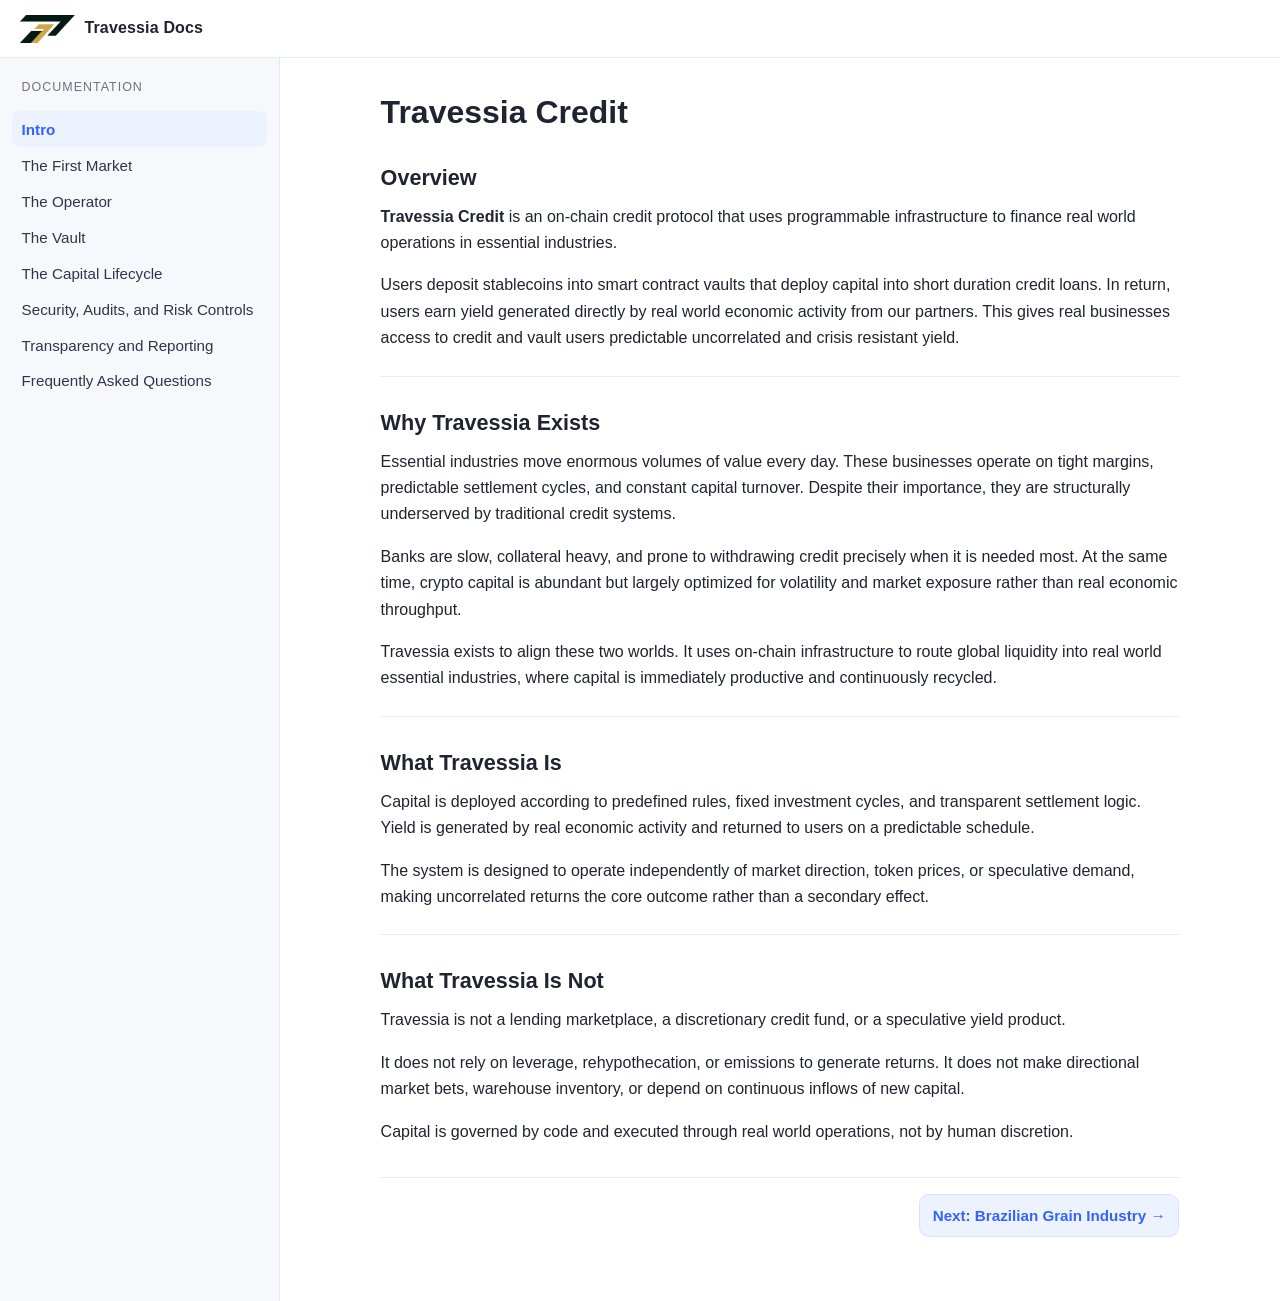
<file: index.html>
<!doctype html>
<html lang="en">

<head>
  <meta charset="UTF-8" />
  <meta name="viewport" content="width=device-width, initial-scale=1.0" />
  <title>Travessia Docs</title>
  <meta name="description" content="Travessia Credit documentation." />
  <link rel="stylesheet" href="assets/css/styles.css" />
  <link rel="icon" href="assets/icons/favicon.ico" type="image/x-icon" />
</head>

<body>
  <header class="topbar">
    <a href="index.html" class="brand">
      <img src="assets/images/travessia_logo_light.png" alt="Travessia logo" class="brand-logo" />
      <span>Travessia Docs</span>
    </a>
  </header>

  <div class="layout">
    <aside class="sidebar" aria-label="Docs navigation">
      <div class="sidebar-title">Documentation</div>
      <nav id="sidebar-nav">
        <ul>
          <li><a href="index.html" class="active">Intro</a></li>
          <li><a href="pages/brazilian-grain-industry.html">The First Market</a></li>
          <li><a href="pages/tauri.html">The Operator</a></li>
          <li><a href="pages/the-vault.html">The Vault</a></li>
          <li><a href="pages/capital-lifecycle.html">The Capital Lifecycle</a></li>
          <li><a href="pages/security-audits-risk-controls.html">Security, Audits, and Risk Controls</a></li>
          <li><a href="pages/transparency-reporting.html">Transparency and Reporting</a></li>
          <li><a href="pages/frequently-asked-questions.html">Frequently Asked Questions</a></li>
        </ul>
      </nav>
    </aside>

    <main class="content-wrap">
      <article id="content" class="content">
        <h1 id="travessia-credit"><strong>Travessia Credit</strong></h1>
        <h2 id="overview"><strong>Overview</strong></h2>
        <p><strong>Travessia Credit</strong> is an on-chain credit protocol that uses programmable infrastructure to
          finance real world operations in essential industries.</p>
        <p>Users deposit stablecoins into smart contract vaults that deploy capital into short duration credit loans. In
          return, users earn yield generated directly by real world economic activity from our partners. This gives real
          businesses access to credit and vault users predictable uncorrelated and crisis resistant yield.</p>
        <hr />
        <h2 id="why-travessia-exists"><strong>Why Travessia Exists</strong></h2>
        <p>Essential industries move enormous volumes of value every day. These businesses operate on tight margins,
          predictable settlement cycles, and constant capital turnover. Despite their importance, they are structurally
          underserved by traditional credit systems.</p>
        <p>Banks are slow, collateral heavy, and prone to withdrawing credit precisely when it is needed most. At the
          same time, crypto capital is abundant but largely optimized for volatility and market exposure rather than
          real economic throughput.</p>
        <p>Travessia exists to align these two worlds. It uses on-chain infrastructure to route global liquidity into
          real world essential industries, where capital is immediately productive and continuously recycled.</p>
        <hr />
        <h2 id="what-travessia-is"><strong>What Travessia Is</strong></h2>
        <p>Capital is deployed according to predefined rules, fixed investment cycles, and transparent settlement logic.
          Yield is generated by real economic activity and returned to users on a predictable schedule.</p>
        <p>The system is designed to operate independently of market direction, token prices, or speculative demand,
          making uncorrelated returns the core outcome rather than a secondary effect.</p>
        <hr />
        <h2 id="what-travessia-is-not"><strong>What Travessia Is Not</strong></h2>
        <p>Travessia is not a lending marketplace, a discretionary credit fund, or a speculative yield product.</p>
        <p>It does not rely on leverage, rehypothecation, or emissions to generate returns. It does not make directional
          market bets, warehouse inventory, or depend on continuous inflows of new capital.</p>
        <p>Capital is governed by code and executed through real world operations, not by human discretion.</p>
              <nav class="page-nav" aria-label="Page navigation">
          <a class="next-page-button" href="pages/brazilian-grain-industry.html">Next: Brazilian Grain Industry &rarr;</a>
        </nav>
</article>
    </main>
  </div>
</body>

</html>
</file>
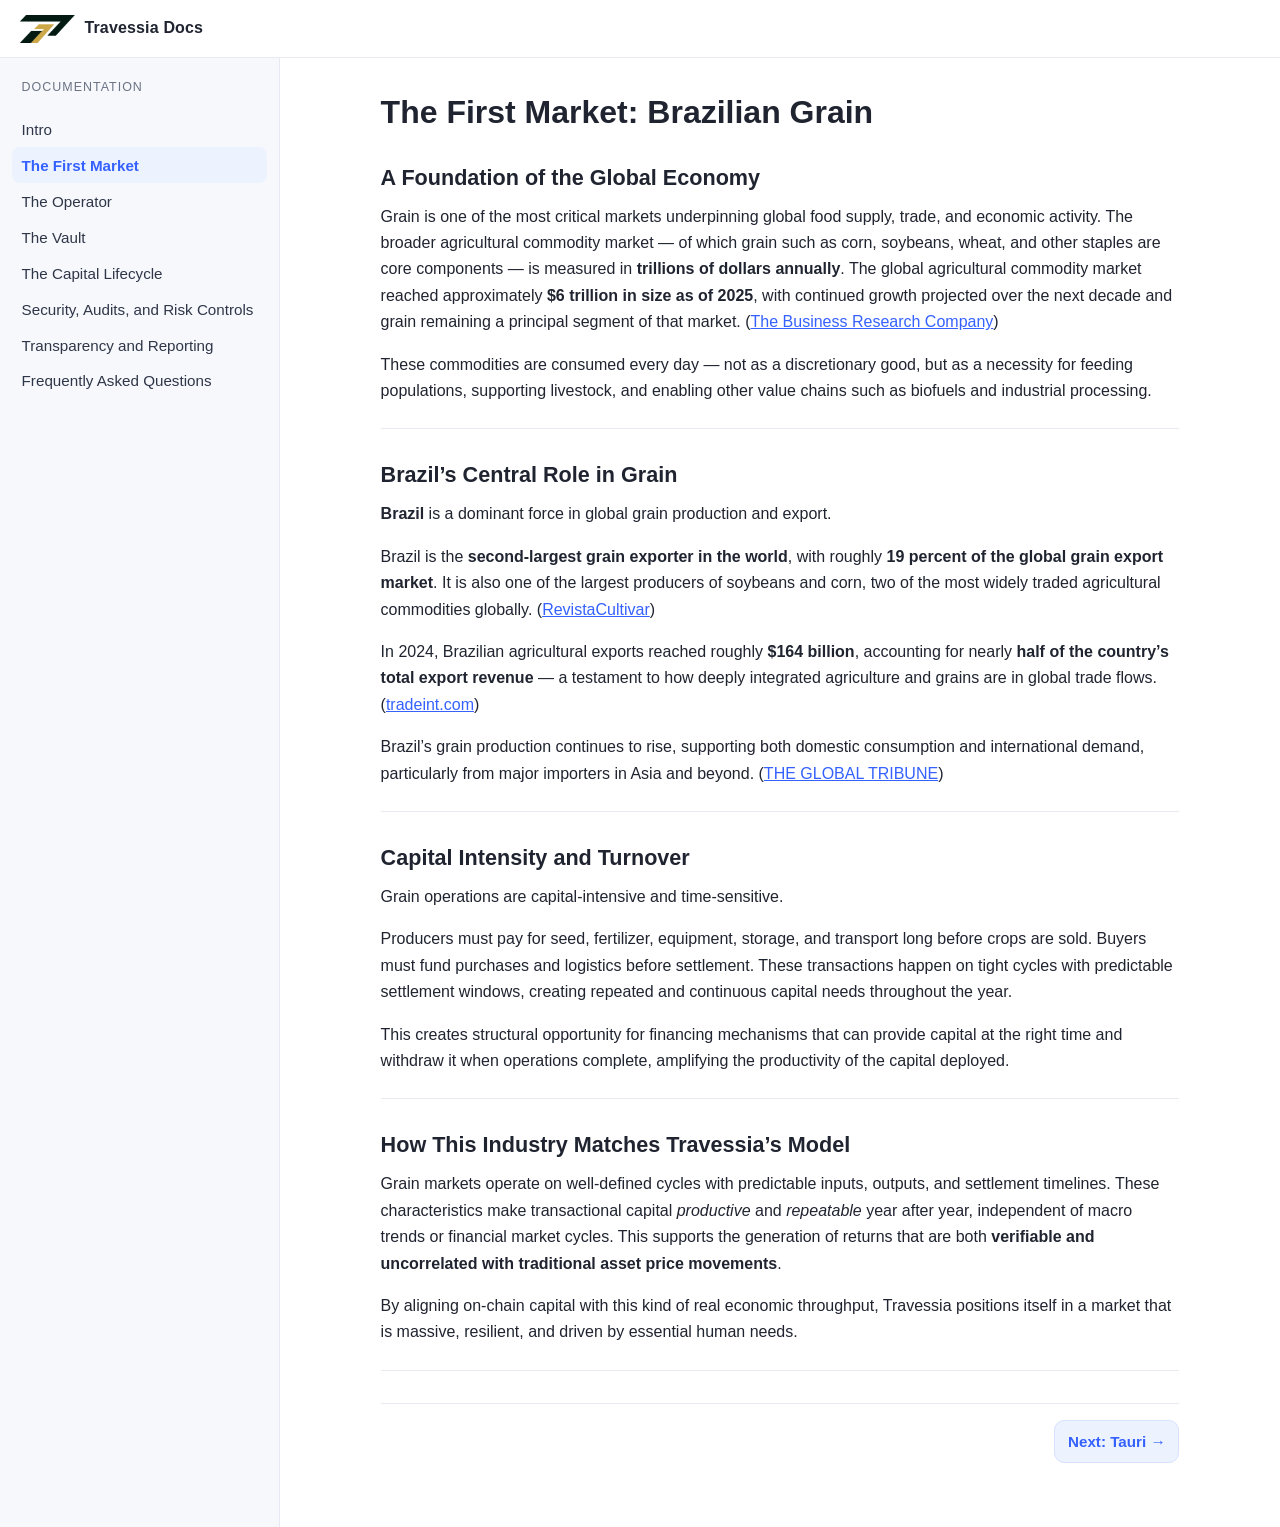
<file: pages/brazilian-grain-industry.html>
<!doctype html>
<html lang="en">

<head>
  <meta charset="UTF-8" />
  <meta name="viewport" content="width=device-width, initial-scale=1.0" />
  <title>Brazilian Grain Industry | Travessia Docs</title>
  <meta name="description" content="Travessia Credit documentation." />
  <link rel="stylesheet" href="../assets/css/styles.css" />
  <link rel="icon" href="../assets/icons/favicon.ico" type="image/x-icon" />
</head>

<body>
  <header class="topbar">
    <a href="../index.html" class="brand">
      <img src="../assets/images/travessia_logo_light.png" alt="Travessia logo" class="brand-logo" />
      <span>Travessia Docs</span>
    </a>
  </header>

  <div class="layout">
    <aside class="sidebar" aria-label="Docs navigation">
      <div class="sidebar-title">Documentation</div>
      <nav id="sidebar-nav">
        <ul>
          <li><a href="../index.html">Intro</a></li>
          <li><a href="brazilian-grain-industry.html" class="active">The First Market</a></li>
          <li><a href="tauri.html">The Operator</a></li>
          <li><a href="the-vault.html">The Vault</a></li>
          <li><a href="capital-lifecycle.html">The Capital Lifecycle</a></li>
          <li><a href="security-audits-risk-controls.html">Security, Audits, and Risk Controls</a></li>
          <li><a href="transparency-reporting.html">Transparency and Reporting</a></li>
          <li><a href="frequently-asked-questions.html">Frequently Asked Questions</a></li>
        </ul>
      </nav>
    </aside>

    <main class="content-wrap">
      <article id="content" class="content">
        <h1 id="the-first-market-brazilian-grain"><strong>The First Market: Brazilian Grain</strong></h1>
        <h2 id="a-foundation-of-the-global-economy"><strong>A Foundation of the Global Economy</strong></h2>
        <p>Grain is one of the most critical markets underpinning global food supply, trade, and economic activity. The
          broader agricultural commodity market — of which grain such as corn, soybeans, wheat, and other staples are
          core components — is measured in <strong>trillions of dollars annually</strong>. The global agricultural
          commodity market reached approximately <strong>$6 trillion in size as of 2025</strong>, with continued growth
          projected over the next decade and grain remaining a principal segment of that market. (<a href="https://www.thebusinessresearchcompany.com/report/agricultural-commodity-global-market-report?utm_source=chatgpt.com" target="_blank" rel="noopener noreferrer">The
            Business Research Company</a>)</p>
        <p>These commodities are consumed every day — not as a discretionary good, but as a necessity for feeding
          populations, supporting livestock, and enabling other value chains such as biofuels and industrial processing.
        </p>
        <hr />
        <h2 id="brazils-central-role-in-grain"><strong>Brazil’s Central Role in Grain</strong></h2>
        <p><strong>Brazil</strong> is a dominant force in global grain production and export.</p>
        <p>Brazil is the <strong>second-largest grain exporter in the world</strong>, with roughly <strong>19 percent of
            the global grain export market</strong>. It is also one of the largest producers of soybeans and corn, two
          of the most widely traded agricultural commodities globally. (<a href="https://revistacultivar.com/news/Brazil-is-the-fourth-largest-grain-producer-and-the-largest-beef-exporter-in-the-world?utm_source=chatgpt.com" target="_blank" rel="noopener noreferrer">RevistaCultivar</a>)
        </p>
        <p>In 2024, Brazilian agricultural exports reached roughly <strong>$164 billion</strong>, accounting for nearly
          <strong>half of the country’s total export revenue</strong> — a testament to how deeply integrated agriculture
          and grains are in global trade flows. (<a href="https://tradeint.com/insights/brazil-agricultural-exports-2025-key-insights/?utm_source=chatgpt.com" target="_blank" rel="noopener noreferrer">tradeint.com</a>)
        </p>
        <p>Brazil’s grain production continues to rise, supporting both domestic consumption and international demand,
          particularly from major importers in Asia and beyond. (<a href="https://globaltribune.net/brazilian-agriculture-production-exports-imports?utm_source=chatgpt.com" target="_blank" rel="noopener noreferrer">THE
            GLOBAL TRIBUNE</a>)</p>
        <hr />
        <h2 id="capital-intensity-and-turnover"><strong>Capital Intensity and Turnover</strong></h2>
        <p>Grain operations are capital-intensive and time-sensitive.</p>
        <p>Producers must pay for seed, fertilizer, equipment, storage, and transport long before crops are sold. Buyers
          must fund purchases and logistics before settlement. These transactions happen on tight cycles with
          predictable settlement windows, creating repeated and continuous capital needs throughout the year.</p>
        <p>This creates structural opportunity for financing mechanisms that can provide capital at the right time and
          withdraw it when operations complete, amplifying the productivity of the capital deployed.</p>
        <hr />
        <h2 id="how-this-industry-matches-travessias-model"><strong>How This Industry Matches Travessia’s Model</strong>
        </h2>
        <p>Grain markets operate on well-defined cycles with predictable inputs, outputs, and settlement timelines.
          These characteristics make transactional capital <em>productive</em> and <em>repeatable</em> year after year,
          independent of macro trends or financial market cycles. This supports the generation of returns that are both
          <strong>verifiable and uncorrelated with traditional asset price movements</strong>.
        </p>
        <p>By aligning on-chain capital with this kind of real economic throughput, Travessia positions itself in a
          market that is massive, resilient, and driven by essential human needs.</p>
        <hr />
              <nav class="page-nav" aria-label="Page navigation">
          <a class="next-page-button" href="tauri.html">Next: Tauri &rarr;</a>
        </nav>
</article>
    </main>
  </div>
</body>

</html>
</file>
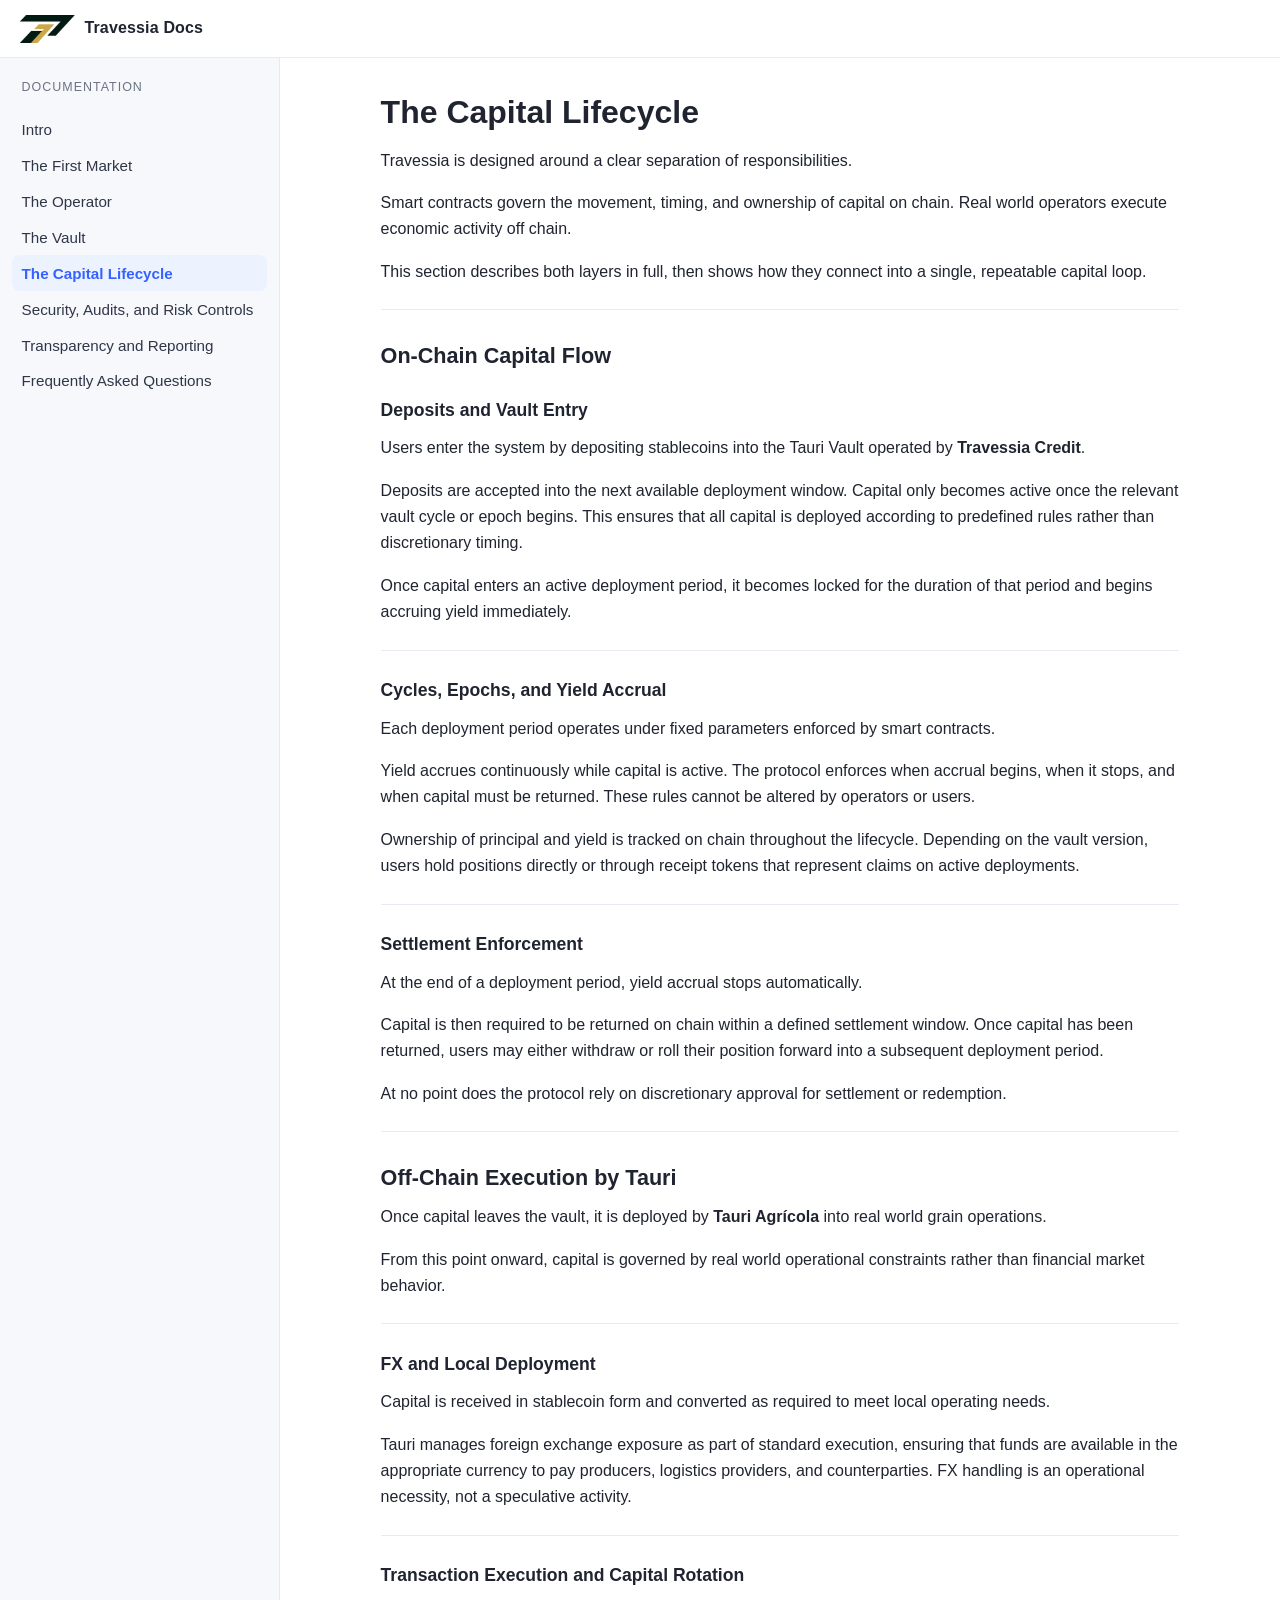
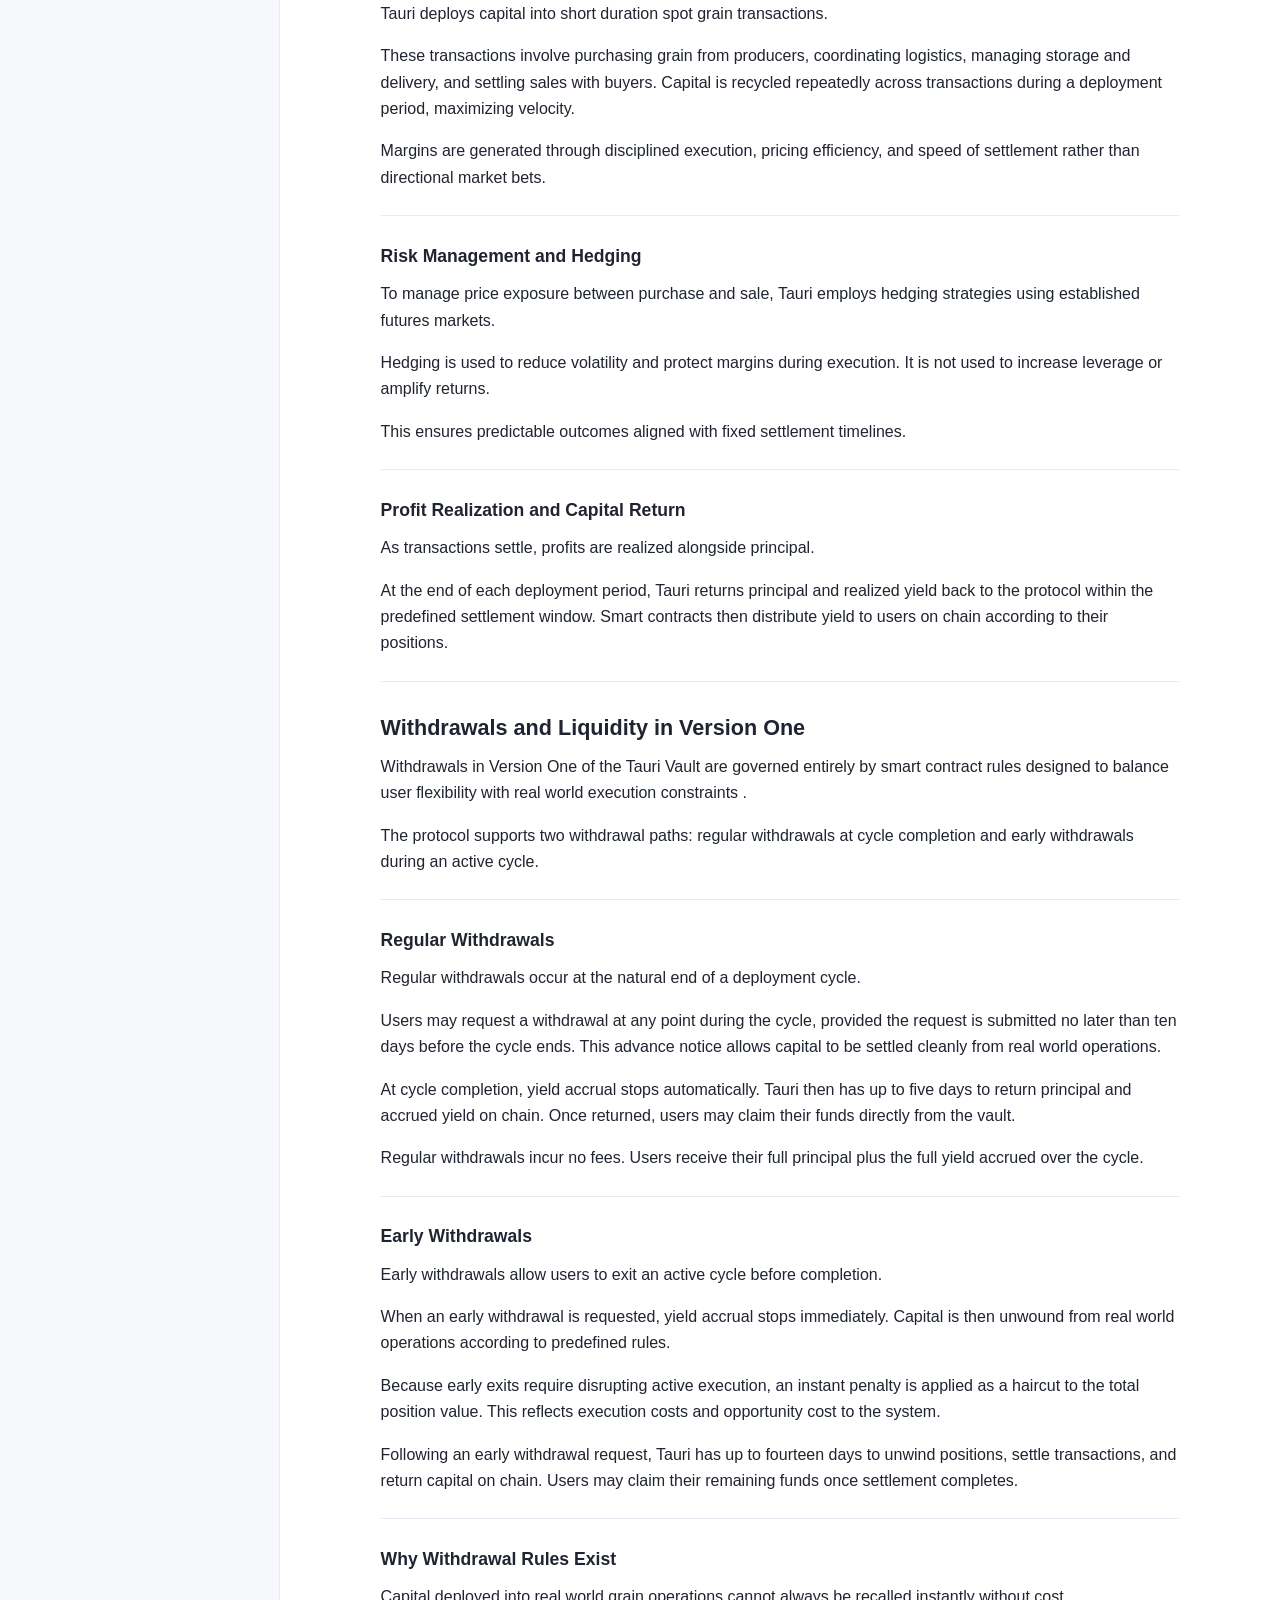
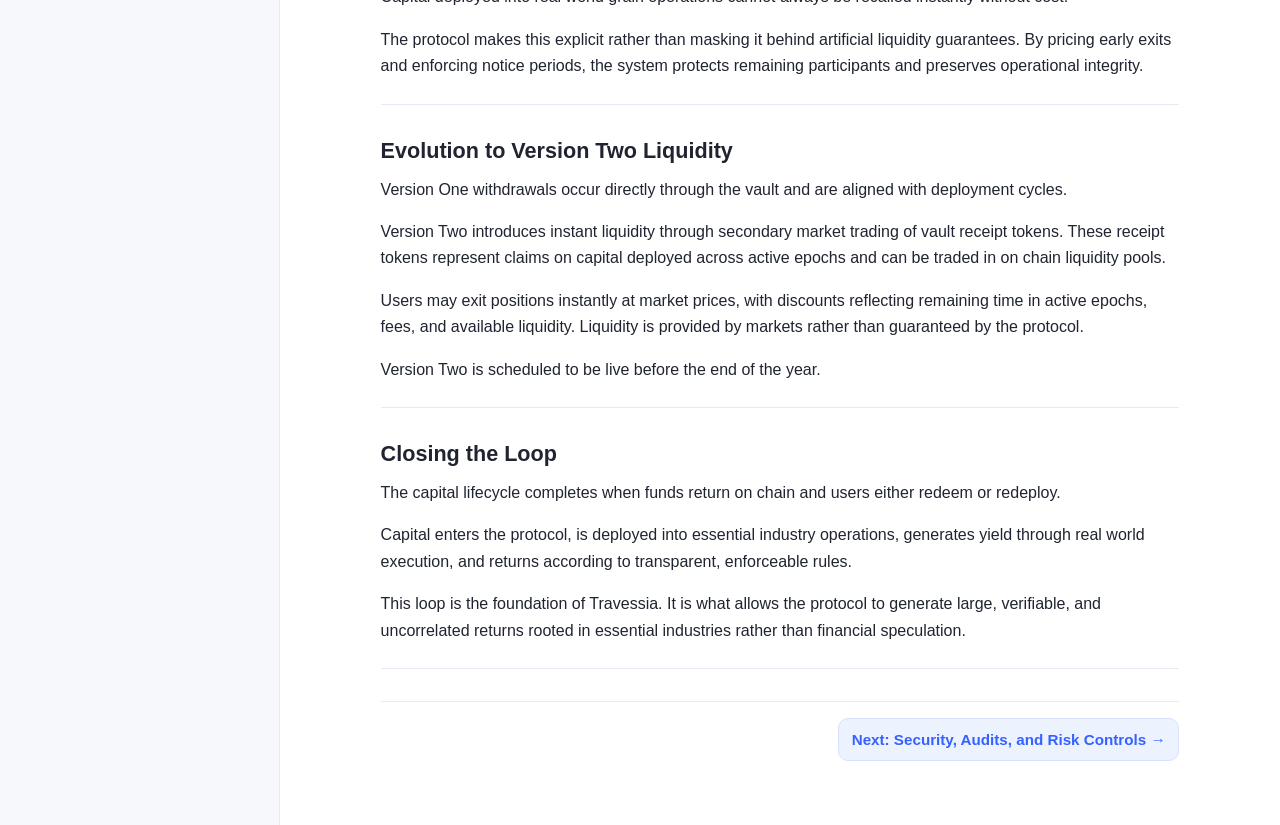
<file: pages/capital-lifecycle.html>
<!doctype html>
<html lang="en">

<head>
  <meta charset="UTF-8" />
  <meta name="viewport" content="width=device-width, initial-scale=1.0" />
  <title>Capital LifeCycle | Travessia Docs</title>
  <meta name="description" content="Travessia Credit documentation." />
  <link rel="stylesheet" href="../assets/css/styles.css" />
  <link rel="icon" href="../assets/icons/favicon.ico" type="image/x-icon" />
</head>

<body>
  <header class="topbar">
    <a href="../index.html" class="brand">
      <img src="../assets/images/travessia_logo_light.png" alt="Travessia logo" class="brand-logo" />
      <span>Travessia Docs</span>
    </a>
  </header>

  <div class="layout">
    <aside class="sidebar" aria-label="Docs navigation">
      <div class="sidebar-title">Documentation</div>
      <nav id="sidebar-nav">
        <ul>
          <li><a href="../index.html">Intro</a></li>
          <li><a href="brazilian-grain-industry.html">The First Market</a></li>
          <li><a href="tauri.html">The Operator</a></li>
          <li><a href="the-vault.html">The Vault</a></li>
          <li><a href="capital-lifecycle.html" class="active">The Capital Lifecycle</a></li>
          <li><a href="security-audits-risk-controls.html">Security, Audits, and Risk Controls</a></li>
          <li><a href="transparency-reporting.html">Transparency and Reporting</a></li>
          <li><a href="frequently-asked-questions.html">Frequently Asked Questions</a></li>
        </ul>
      </nav>
    </aside>

    <main class="content-wrap">
      <article id="content" class="content">
        <h1 id="the-capital-lifecycle"><strong>The Capital Lifecycle</strong></h1>
        <p>Travessia is designed around a clear separation of responsibilities.</p>
        <p>Smart contracts govern the movement, timing, and ownership of capital on chain. Real world operators execute
          economic activity off chain.</p>
        <p>This section describes both layers in full, then shows how they connect into a single, repeatable capital
          loop.</p>
        <hr />
        <h2 id="on-chain-capital-flow"><strong>On-Chain Capital Flow</strong></h2>
        <h3 id="deposits-and-vault-entry"><strong>Deposits and Vault Entry</strong></h3>
        <p>Users enter the system by depositing stablecoins into the Tauri Vault operated by <strong>Travessia
            Credit</strong>.</p>
        <p>Deposits are accepted into the next available deployment window. Capital only becomes active once the
          relevant vault cycle or epoch begins. This ensures that all capital is deployed according to predefined rules
          rather than discretionary timing.</p>
        <p>Once capital enters an active deployment period, it becomes locked for the duration of that period and begins
          accruing yield immediately.</p>
        <hr />
        <h3 id="cycles-epochs-and-yield-accrual"><strong>Cycles, Epochs, and Yield Accrual</strong></h3>
        <p>Each deployment period operates under fixed parameters enforced by smart contracts.</p>
        <p>Yield accrues continuously while capital is active. The protocol enforces when accrual begins, when it stops,
          and when capital must be returned. These rules cannot be altered by operators or users.</p>
        <p>Ownership of principal and yield is tracked on chain throughout the lifecycle. Depending on the vault
          version, users hold positions directly or through receipt tokens that represent claims on active deployments.
        </p>
        <hr />
        <h3 id="settlement-enforcement"><strong>Settlement Enforcement</strong></h3>
        <p>At the end of a deployment period, yield accrual stops automatically.</p>
        <p>Capital is then required to be returned on chain within a defined settlement window. Once capital has been
          returned, users may either withdraw or roll their position forward into a subsequent deployment period.</p>
        <p>At no point does the protocol rely on discretionary approval for settlement or redemption.</p>
        <hr />
        <h2 id="off-chain-execution-by-tauri"><strong>Off-Chain Execution by Tauri</strong></h2>
        <p>Once capital leaves the vault, it is deployed by <strong>Tauri Agrícola</strong> into real world grain
          operations.</p>
        <p>From this point onward, capital is governed by real world operational constraints rather than financial
          market behavior.</p>
        <hr />
        <h3 id="fx-and-local-deployment"><strong>FX and Local Deployment</strong></h3>
        <p>Capital is received in stablecoin form and converted as required to meet local operating needs.</p>
        <p>Tauri manages foreign exchange exposure as part of standard execution, ensuring that funds are available in
          the appropriate currency to pay producers, logistics providers, and counterparties. FX handling is an
          operational necessity, not a speculative activity.</p>
        <hr />
        <h3 id="transaction-execution-and-capital-rotation"><strong>Transaction Execution and Capital Rotation</strong>
        </h3>
        <p>Tauri deploys capital into short duration spot grain transactions.</p>
        <p>These transactions involve purchasing grain from producers, coordinating logistics, managing storage and
          delivery, and settling sales with buyers. Capital is recycled repeatedly across transactions during a
          deployment period, maximizing velocity.</p>
        <p>Margins are generated through disciplined execution, pricing efficiency, and speed of settlement rather than
          directional market bets.</p>
        <hr />
        <h3 id="risk-management-and-hedging"><strong>Risk Management and Hedging</strong></h3>
        <p>To manage price exposure between purchase and sale, Tauri employs hedging strategies using established
          futures markets.</p>
        <p>Hedging is used to reduce volatility and protect margins during execution. It is not used to increase
          leverage or amplify returns.</p>
        <p>This ensures predictable outcomes aligned with fixed settlement timelines.</p>
        <hr />
        <h3 id="profit-realization-and-capital-return"><strong>Profit Realization and Capital Return</strong></h3>
        <p>As transactions settle, profits are realized alongside principal.</p>
        <p>At the end of each deployment period, Tauri returns principal and realized yield back to the protocol within
          the predefined settlement window. Smart contracts then distribute yield to users on chain according to their
          positions.</p>
        <hr />
        <h2 id="withdrawals-and-liquidity-in-version-one"><strong>Withdrawals and Liquidity in Version One</strong></h2>
        <p>Withdrawals in Version One of the Tauri Vault are governed entirely by smart contract rules designed to
          balance user flexibility with real world execution constraints .</p>
        <p>The protocol supports two withdrawal paths: regular withdrawals at cycle completion and early withdrawals
          during an active cycle.</p>
        <hr />
        <h3 id="regular-withdrawals"><strong>Regular Withdrawals</strong></h3>
        <p>Regular withdrawals occur at the natural end of a deployment cycle.</p>
        <p>Users may request a withdrawal at any point during the cycle, provided the request is submitted no later than
          ten days before the cycle ends. This advance notice allows capital to be settled cleanly from real world
          operations.</p>
        <p>At cycle completion, yield accrual stops automatically. Tauri then has up to five days to return principal
          and accrued yield on chain. Once returned, users may claim their funds directly from the vault.</p>
        <p>Regular withdrawals incur no fees. Users receive their full principal plus the full yield accrued over the
          cycle.</p>
        <hr />
        <h3 id="early-withdrawals"><strong>Early Withdrawals</strong></h3>
        <p>Early withdrawals allow users to exit an active cycle before completion.</p>
        <p>When an early withdrawal is requested, yield accrual stops immediately. Capital is then unwound from real
          world operations according to predefined rules.</p>
        <p>Because early exits require disrupting active execution, an instant penalty is applied as a haircut to the
          total position value. This reflects execution costs and opportunity cost to the system.</p>
        <p>Following an early withdrawal request, Tauri has up to fourteen days to unwind positions, settle
          transactions, and return capital on chain. Users may claim their remaining funds once settlement completes.
        </p>
        <hr />
        <h3 id="why-withdrawal-rules-exist"><strong>Why Withdrawal Rules Exist</strong></h3>
        <p>Capital deployed into real world grain operations cannot always be recalled instantly without cost.</p>
        <p>The protocol makes this explicit rather than masking it behind artificial liquidity guarantees. By pricing
          early exits and enforcing notice periods, the system protects remaining participants and preserves operational
          integrity.</p>
        <hr />
        <h2 id="evolution-to-version-two-liquidity"><strong>Evolution to Version Two Liquidity</strong></h2>
        <p>Version One withdrawals occur directly through the vault and are aligned with deployment cycles.</p>
        <p>Version Two introduces instant liquidity through secondary market trading of vault receipt tokens. These
          receipt tokens represent claims on capital deployed across active epochs and can be traded in on chain
          liquidity pools.</p>
        <p>Users may exit positions instantly at market prices, with discounts reflecting remaining time in active
          epochs, fees, and available liquidity. Liquidity is provided by markets rather than guaranteed by the
          protocol.</p>
        <p>Version Two is scheduled to be live before the end of the year.</p>
        <hr />
        <h2 id="closing-the-loop"><strong>Closing the Loop</strong></h2>
        <p>The capital lifecycle completes when funds return on chain and users either redeem or redeploy.</p>
        <p>Capital enters the protocol, is deployed into essential industry operations, generates yield through real
          world execution, and returns according to transparent, enforceable rules.</p>
        <p>This loop is the foundation of Travessia. It is what allows the protocol to generate large, verifiable, and
          uncorrelated returns rooted in essential industries rather than financial speculation.</p>
        <hr />
        <nav class="page-nav" aria-label="Page navigation">
          <a class="next-page-button" href="security-audits-risk-controls.html">Next: Security, Audits, and Risk
            Controls &rarr;</a>
        </nav>
      </article>
    </main>
  </div>
</body>

</html>
</file>
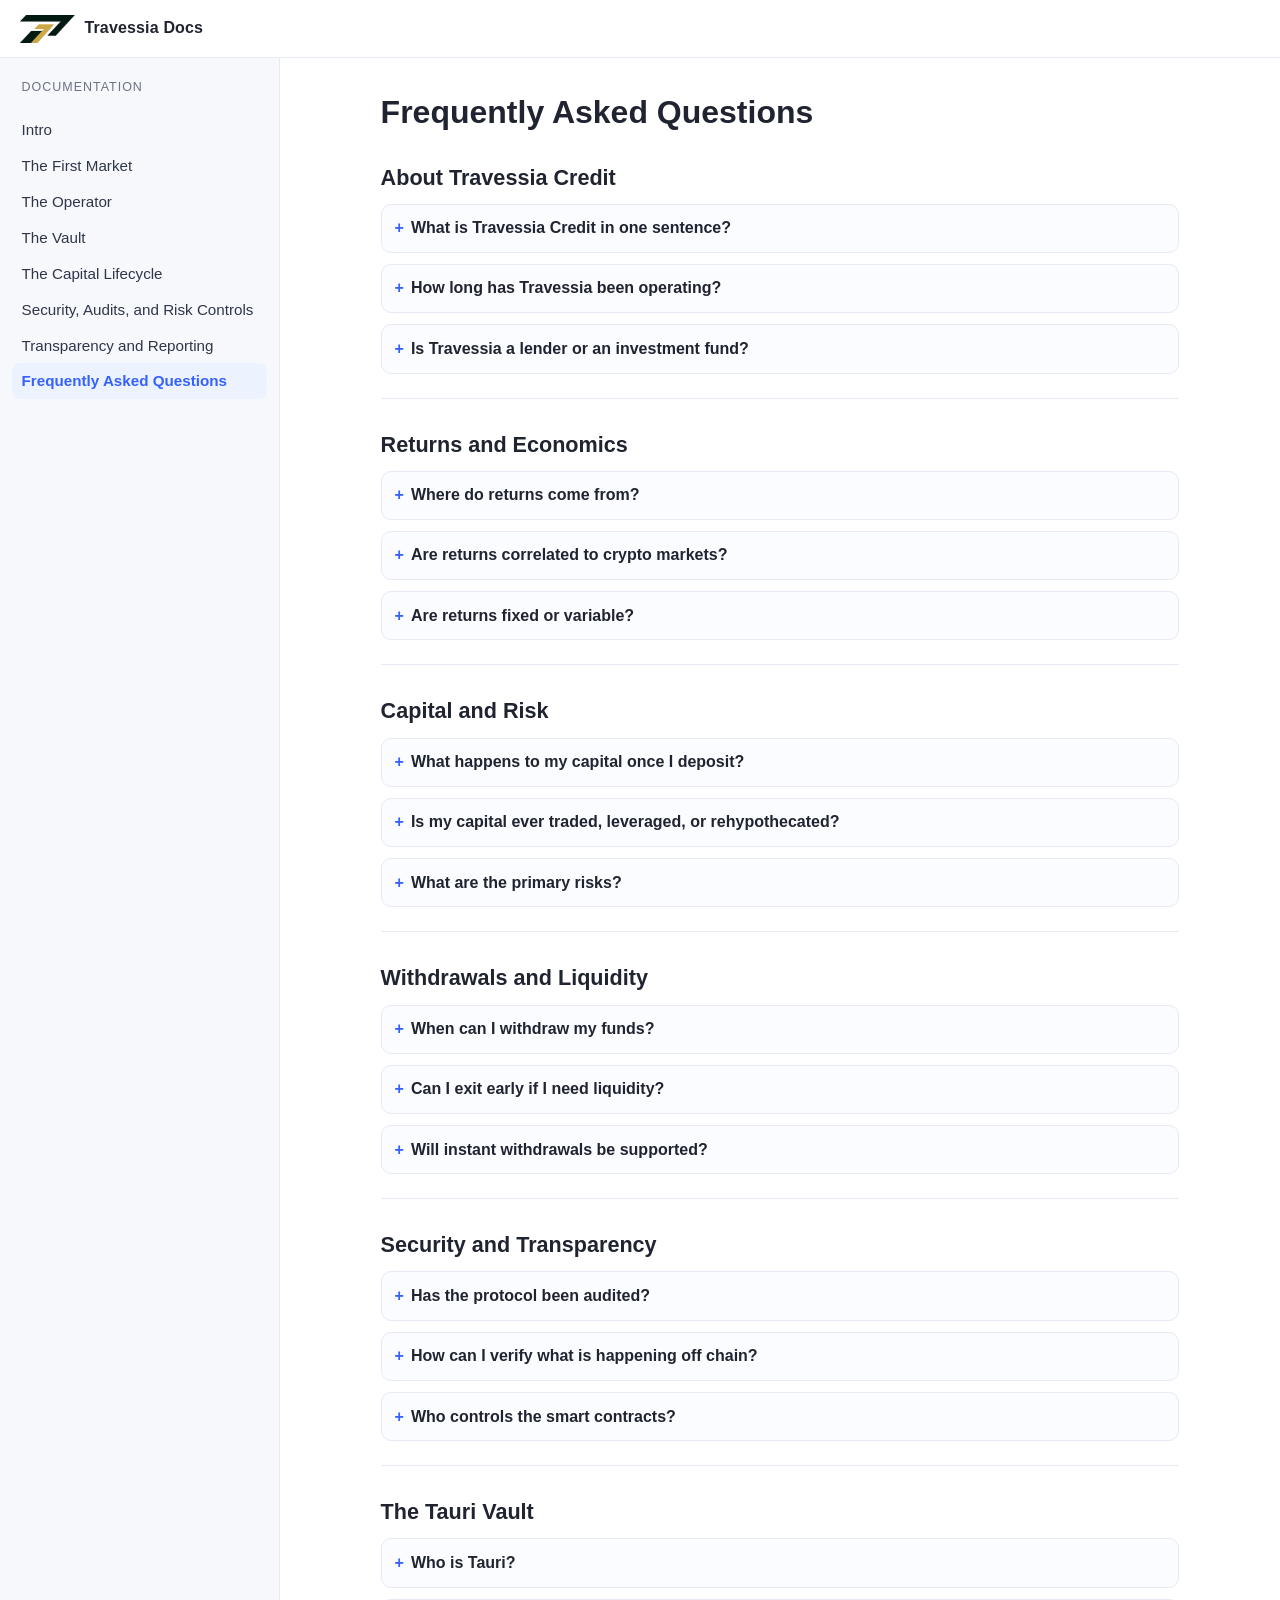
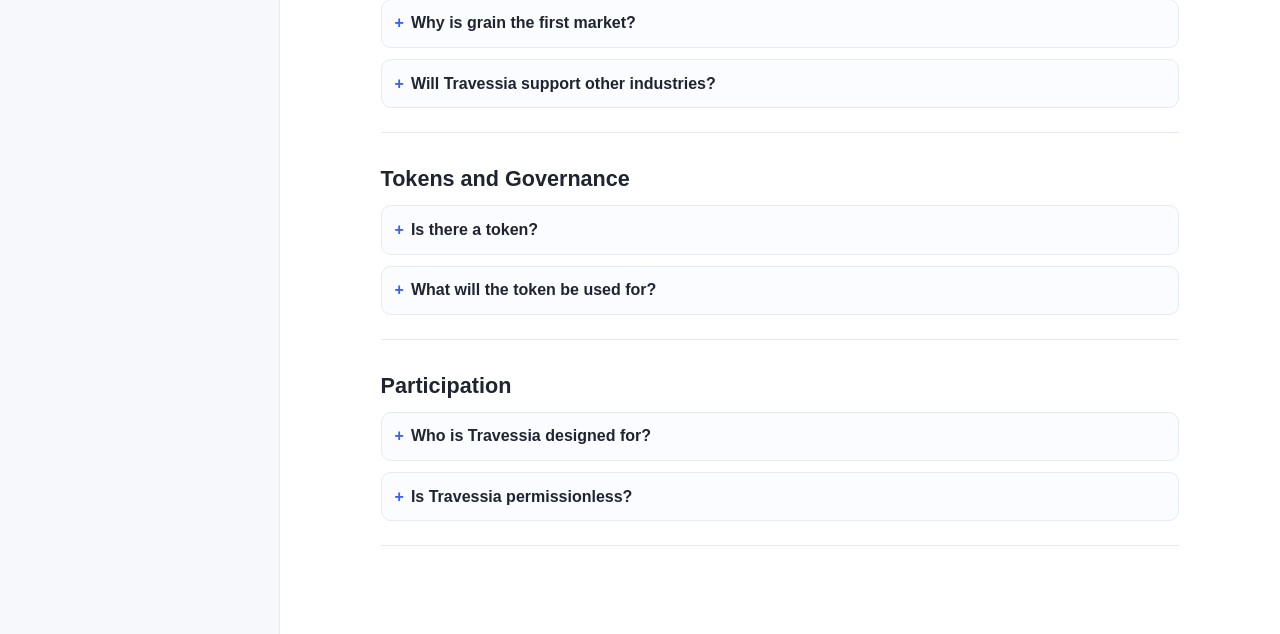
<file: pages/frequently-asked-questions.html>
<!doctype html>
<html lang="en">

<head>
  <meta charset="UTF-8" />
  <meta name="viewport" content="width=device-width, initial-scale=1.0" />
  <title>Frequently Asked Questions | Travessia Docs</title>
  <meta name="description" content="Travessia Credit documentation." />
  <link rel="stylesheet" href="../assets/css/styles.css" />
  <link rel="icon" href="../assets/icons/favicon.ico" type="image/x-icon" />
</head>

<body>
  <header class="topbar">
    <a href="../index.html" class="brand">
      <img src="../assets/images/travessia_logo_light.png" alt="Travessia logo" class="brand-logo" />
      <span>Travessia Docs</span>
    </a>
  </header>

  <div class="layout">
    <aside class="sidebar" aria-label="Docs navigation">
      <div class="sidebar-title">Documentation</div>
      <nav id="sidebar-nav">
        <ul>
          <li><a href="../index.html">Intro</a></li>
          <li><a href="brazilian-grain-industry.html">The First Market</a></li>
          <li><a href="tauri.html">The Operator</a></li>
          <li><a href="the-vault.html">The Vault</a></li>
          <li><a href="capital-lifecycle.html">The Capital Lifecycle</a></li>
          <li><a href="security-audits-risk-controls.html">Security, Audits, and Risk Controls</a></li>
          <li><a href="transparency-reporting.html">Transparency and Reporting</a></li>
          <li><a href="frequently-asked-questions.html" class="active">Frequently Asked Questions</a></li>
        </ul>
      </nav>
    </aside>

    <main class="content-wrap">
      <article id="content" class="content">
        <h1 id="frequently-asked-questions"><strong>Frequently Asked Questions</strong></h1>
        <h2 id="about-travessia-credit"><strong>About Travessia Credit</strong></h2>
        <details class="faq-item">
          <summary>What is Travessia Credit in one sentence?</summary>
          <p>Travessia Credit is an on-chain credit protocol that routes stablecoin capital into real-world operations in essential industries to generate verifiable, uncorrelated returns.</p>
        </details>
        <details class="faq-item">
          <summary>How long has Travessia been operating?</summary>
          <p>Travessia is a newly launched protocol, but the underlying economic activity and operators it supports have existed and operated for years prior to the protocol’s launch.</p>
        </details>
        <details class="faq-item">
          <summary>Is Travessia a lender or an investment fund?</summary>
          <p>No. Travessia provides programmable credit infrastructure. It does not make discretionary lending decisions or manage capital as a fund.</p>
        </details>
        <hr />
        <h2 id="returns-and-economics"><strong>Returns and Economics</strong></h2>
        <details class="faq-item">
          <summary>Where do returns come from?</summary>
          <p>Returns are generated by real-world transaction execution in essential industries. They come from operational margins and capital turnover, not from token incentives or market appreciation.</p>
        </details>
        <details class="faq-item">
          <summary>Are returns correlated to crypto markets?</summary>
          <p>Returns are designed to be uncorrelated. They depend on real-world transaction volume and settlement activity rather than token prices or market direction.</p>
        </details>
        <details class="faq-item">
          <summary>Are returns fixed or variable?</summary>
          <p>Returns are fixed for each deployment cycle and accrue continuously while capital is active. Rates may vary across cycles based on market conditions and execution outcomes.</p>
        </details>
        <hr />
        <h2 id="capital-and-risk"><strong>Capital and Risk</strong></h2>
        <details class="faq-item">
          <summary>What happens to my capital once I deposit?</summary>
          <p>Capital is deployed according to predefined rules into real-world operations executed by professional counterparties. Movement, timing, and settlement are enforced by smart contracts.</p>
        </details>
        <details class="faq-item">
          <summary>Is my capital ever traded, leveraged, or rehypothecated?</summary>
          <p>No. Capital is not traded or leveraged. It is deployed directly into transaction flows and returned on a fixed schedule.</p>
        </details>
        <details class="faq-item">
          <summary>What are the primary risks?</summary>
          <p>Risks include smart contract vulnerabilities, operational execution risk, FX and settlement risk, counterparty risk, and liquidity variability, particularly in early stages.</p>
        </details>
        <hr />
        <h2 id="withdrawals-and-liquidity"><strong>Withdrawals and Liquidity</strong></h2>
        <details class="faq-item">
          <summary>When can I withdraw my funds?</summary>
          <p>In Version One, full withdrawals are available at the end of each deployment cycle. Early withdrawals are permitted during a cycle subject to penalties and settlement windows.</p>
        </details>
        <details class="faq-item">
          <summary>Can I exit early if I need liquidity?</summary>
          <p>Yes. Early withdrawals are allowed but incur a penalty and may take up to fourteen days to settle, reflecting real-world unwind costs.</p>
        </details>
        <details class="faq-item">
          <summary>Will instant withdrawals be supported?</summary>
          <p>Version Two introduces instant exit paths through secondary market trading of vault receipt tokens. Liquidity will be market-driven and scale gradually.</p>
        </details>
        <hr />
        <h2 id="security-and-transparency"><strong>Security and Transparency</strong></h2>
        <details class="faq-item">
          <summary>Has the protocol been audited?</summary>
          <p>Smart contracts are undergoing independent third-party audits. Audit reports will be published once completed.</p>
        </details>
        <details class="faq-item">
          <summary>How can I verify what is happening off chain?</summary>
          <p>Travessia is building a transparency dashboard powered by data verified and supplied directly by Brazilian government sources, providing visibility into underlying economic activity.</p>
        </details>
        <details class="faq-item">
          <summary>Who controls the smart contracts?</summary>
          <p>Smart contract logic enforces core system behavior. Governance cannot arbitrarily alter capital movement or settlement rules.</p>
        </details>
        <hr />
        <h2 id="the-tauri-vault"><strong>The Tauri Vault</strong></h2>
        <details class="faq-item">
          <summary>Who is Tauri?</summary>
          <p>Tauri is a Brazilian grain operator executing short-duration spot transactions in one of the world’s largest agricultural markets.</p>
        </details>
        <details class="faq-item">
          <summary>Why is grain the first market?</summary>
          <p>Grain is essential, high-volume, capital-intensive, and operates on predictable settlement cycles, making it well-suited for programmable credit.</p>
        </details>
        <details class="faq-item">
          <summary>Will Travessia support other industries?</summary>
          <p>Yes. The protocol is designed to support additional vaults tied to other operators and essential industries over time.</p>
        </details>
        <hr />
        <h2 id="tokens-and-governance"><strong>Tokens and Governance</strong></h2>
        <details class="faq-item">
          <summary>Is there a token?</summary>
          <p>Travessia plans to introduce a governance token. Details will be published separately once finalized.</p>
        </details>
        <details class="faq-item">
          <summary>What will the token be used for?</summary>
          <p>The token is intended for governance and protocol alignment. It does not represent equity or ownership of underlying assets.</p>
        </details>
        <hr />
        <h2 id="participation"><strong>Participation</strong></h2>
        <details class="faq-item">
          <summary>Who is Travessia designed for?</summary>
          <p>Travessia is designed for users and investors seeking exposure to real-world yield that is transparent, disciplined, and uncorrelated with crypto markets.</p>
        </details>
        <details class="faq-item">
          <summary>Is Travessia permissionless?</summary>
          <p>Participation parameters may vary by vault and jurisdiction. Details will be disclosed per product.</p>
        </details>
        <hr />
      </article>
    </main>
  </div>
</body>

</html>
</file>
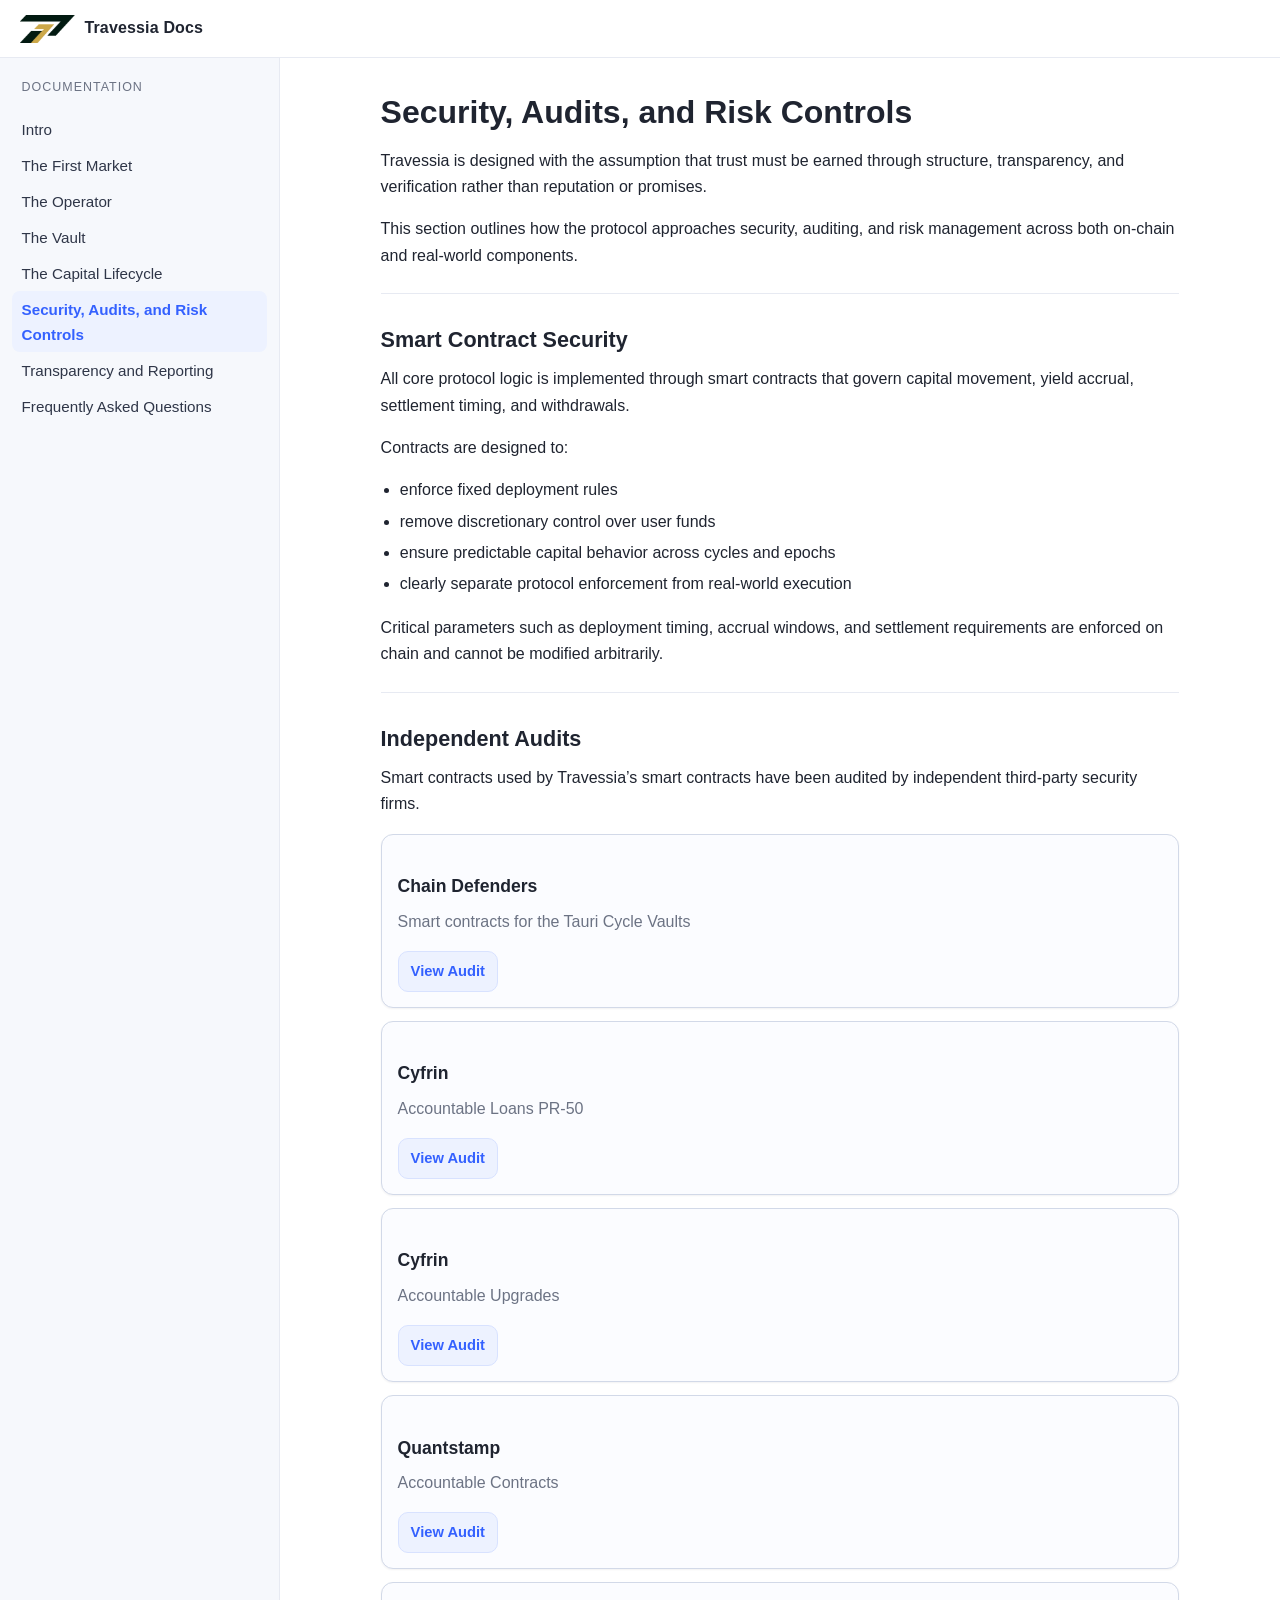
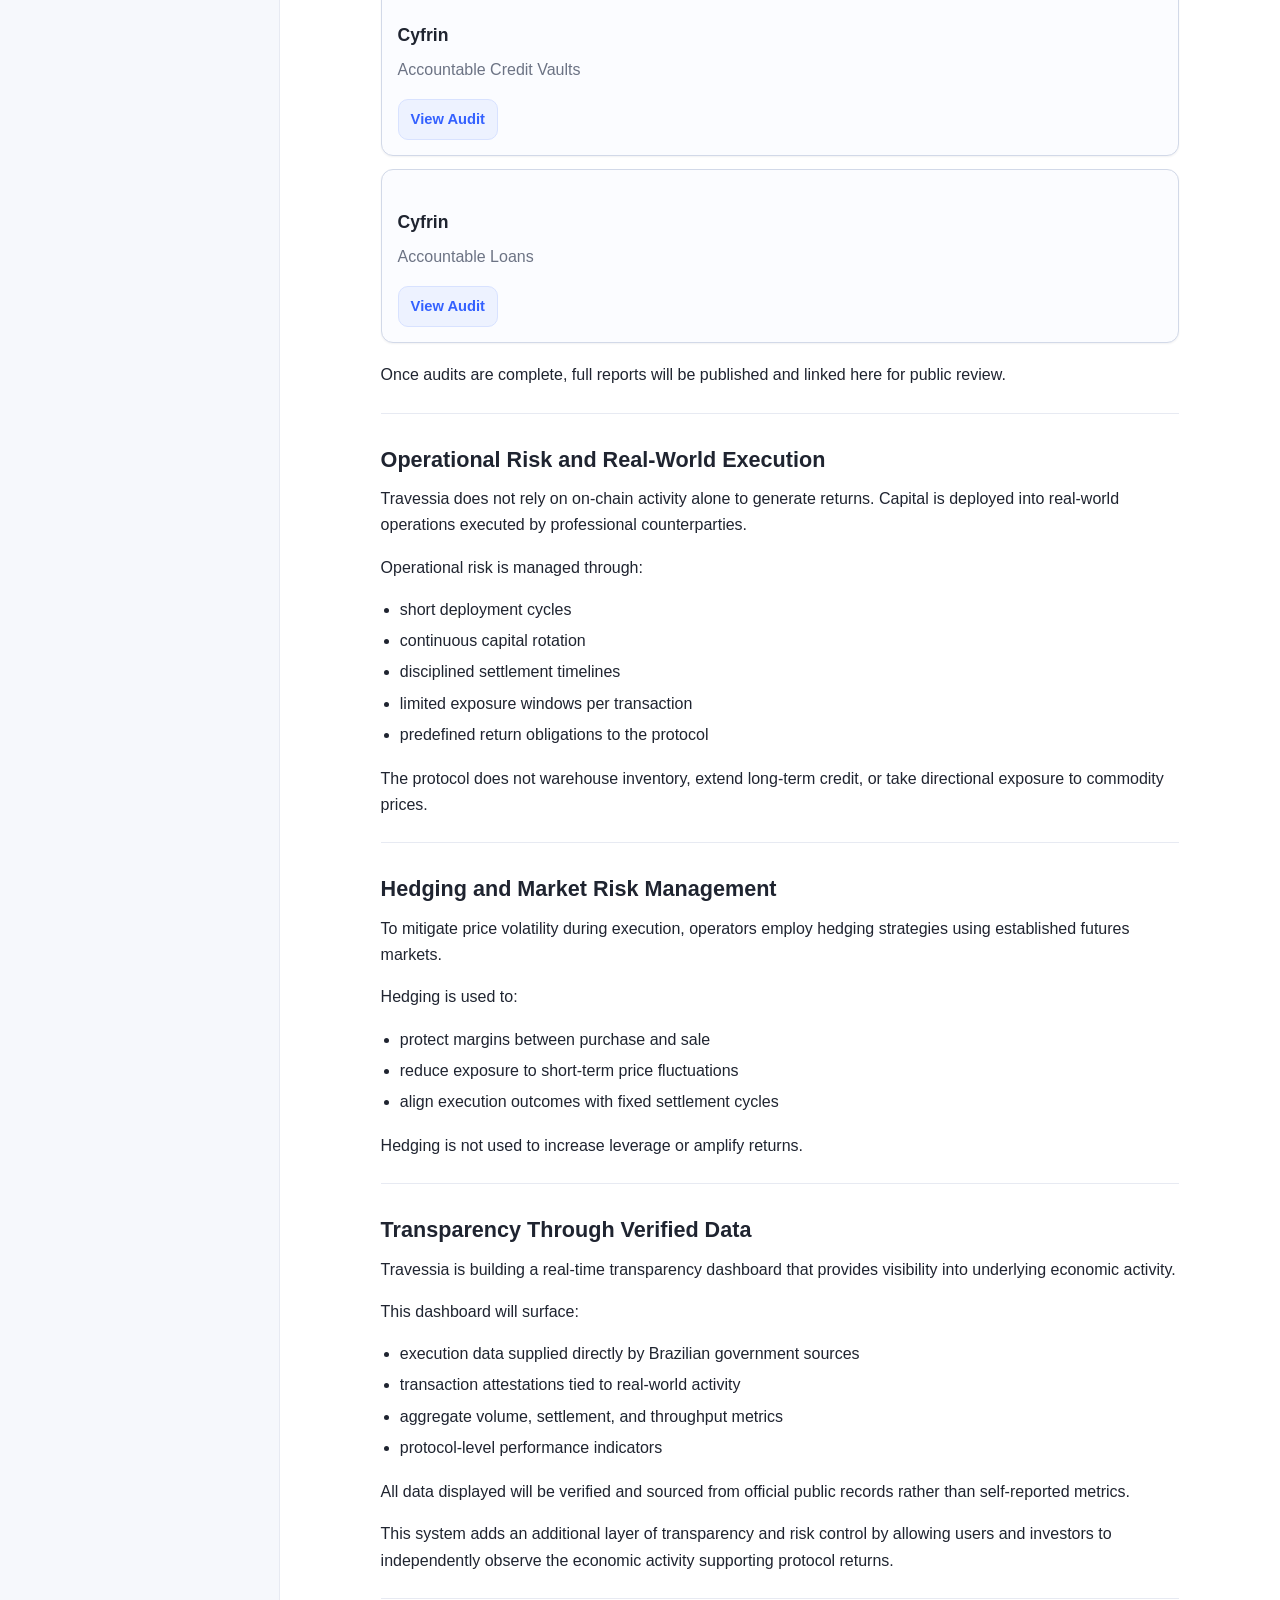
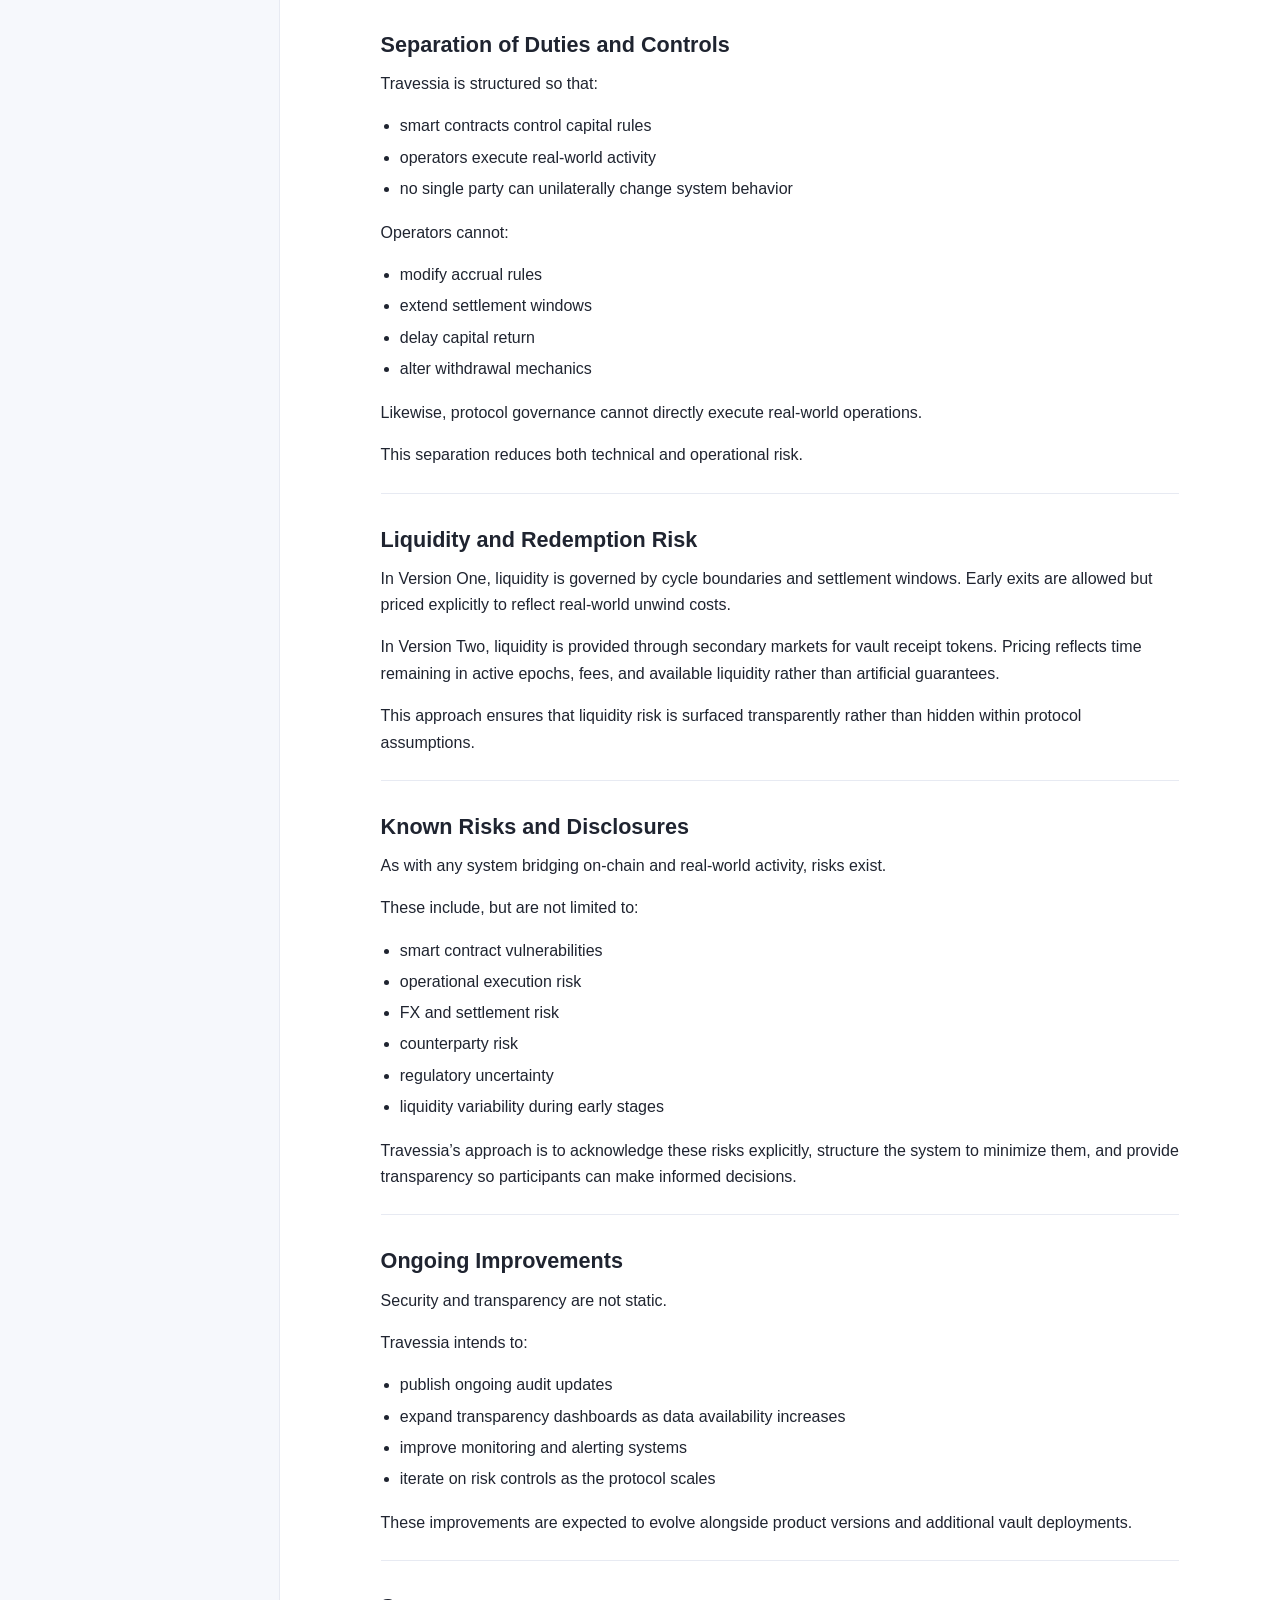
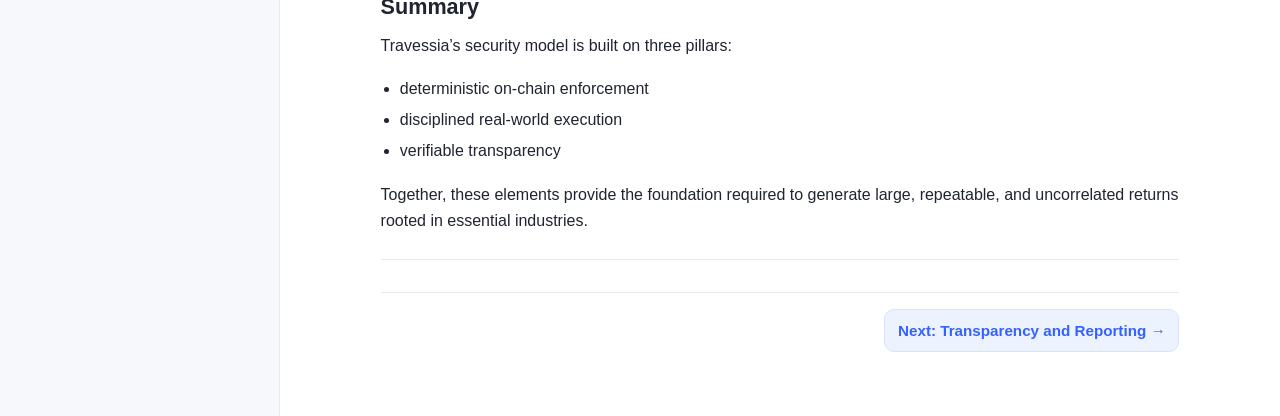
<file: pages/security-audits-risk-controls.html>
<!doctype html>
<html lang="en">

<head>
  <meta charset="UTF-8" />
  <meta name="viewport" content="width=device-width, initial-scale=1.0" />
  <title>Security, Audits, and Risk Controls | Travessia Docs</title>
  <meta name="description" content="Travessia Credit documentation." />
  <link rel="stylesheet" href="../assets/css/styles.css" />
  <link rel="icon" href="../assets/icons/favicon.ico" type="image/x-icon" />
</head>

<body>
  <header class="topbar">
    <a href="../index.html" class="brand">
      <img src="../assets/images/travessia_logo_light.png" alt="Travessia logo" class="brand-logo" />
      <span>Travessia Docs</span>
    </a>
  </header>

  <div class="layout">
    <aside class="sidebar" aria-label="Docs navigation">
      <div class="sidebar-title">Documentation</div>
      <nav id="sidebar-nav">
        <ul>
          <li><a href="../index.html">Intro</a></li>
          <li><a href="brazilian-grain-industry.html">The First Market</a></li>
          <li><a href="tauri.html">The Operator</a></li>
          <li><a href="the-vault.html">The Vault</a></li>
          <li><a href="capital-lifecycle.html">The Capital Lifecycle</a></li>
          <li><a href="security-audits-risk-controls.html" class="active">Security, Audits, and Risk Controls</a></li>
          <li><a href="transparency-reporting.html">Transparency and Reporting</a></li>
          <li><a href="frequently-asked-questions.html">Frequently Asked Questions</a></li>
        </ul>
      </nav>
    </aside>

    <main class="content-wrap">
      <article id="content" class="content">
        <h1 id="security-audits-and-risk-controls"><strong>Security, Audits, and Risk Controls</strong></h1>
        <p>Travessia is designed with the assumption that trust must be earned through structure, transparency, and
          verification rather than reputation or promises.</p>
        <p>This section outlines how the protocol approaches security, auditing, and risk management across both
          on-chain and real-world components.</p>
        <hr />
        <h2 id="smart-contract-security"><strong>Smart Contract Security</strong></h2>
        <p>All core protocol logic is implemented through smart contracts that govern capital movement, yield accrual,
          settlement timing, and withdrawals.</p>
        <p>Contracts are designed to:</p>
        <ul>
          <li>enforce fixed deployment rules</li>
          <li>remove discretionary control over user funds</li>
          <li>ensure predictable capital behavior across cycles and epochs</li>
          <li>clearly separate protocol enforcement from real-world execution</li>
        </ul>
        <p>Critical parameters such as deployment timing, accrual windows, and settlement requirements are enforced on
          chain and cannot be modified arbitrarily.</p>
        <hr />
        <h2 id="independent-audits"><strong>Independent Audits</strong></h2>
        <p>Smart contracts used by Travessia’s smart contracts have been audited by independent third-party security firms.</p>
        <div class="audit-cards">
          <div class="audit-card">
            <h3 class="audit-card-title">Chain Defenders</h3>
            <p class="audit-card-subtitle">Smart contracts for the Tauri Cycle Vaults</p>
            <a class="audit-card-button"
              href="../assets/documents/chain-defender-audit.pdf"
              target="_blank" rel="noopener noreferrer">
              View Audit
            </a>
          </div>
          <div class="audit-card">
            <h3 class="audit-card-title">Cyfrin</h3>
            <p class="audit-card-subtitle">Accountable Loans PR-50</p>
            <a class="audit-card-button"
              href="https://3032054753-files.gitbook.io/~/files/v0/b/gitbook-x-prod.appspot.com/o/spaces%2F3cULuVMEbQOmkynE1mju%2Fuploads%2FXRzqYVrIbUsdL6pomQzE%2FAccountable_Cyfrin_pr50_2026-01-30.pdf?alt=media&token=5e750e01-eb02-4148-82e9-1bda97d60020"
              target="_blank" rel="noopener noreferrer">
              View Audit
            </a>
          </div>
          <div class="audit-card">
            <h3 class="audit-card-title">Cyfrin</h3>
            <p class="audit-card-subtitle">Accountable Upgrades</p>
            <a class="audit-card-button"
              href="https://3032054753-files.gitbook.io/~/files/v0/b/gitbook-x-prod.appspot.com/o/spaces%2F3cULuVMEbQOmkynE1mju%2Fuploads%2FJH8JekBJPbpro4UZLYy8%2FAccountable_Cyfrin_2026-01-23.pdf?alt=media&token=92662b61-b57c-4b81-a8a9-412ce9a68131"
              target="_blank" rel="noopener noreferrer">
              View Audit
            </a>
          </div>
          <div class="audit-card">
            <h3 class="audit-card-title">Quantstamp</h3>
            <p class="audit-card-subtitle">Accountable Contracts</p>
            <a class="audit-card-button"
              href="https://3032054753-files.gitbook.io/~/files/v0/b/gitbook-x-prod.appspot.com/o/spaces%2F3cULuVMEbQOmkynE1mju%2Fuploads%2FI1lzu3fVUD8alRDbl00g%2FAccountable_Quantstamp_2025-10-28.pdf?alt=media&token=48b64165-a342-4365-b589-4a31aebd5292"
              target="_blank" rel="noopener noreferrer">
              View Audit
            </a>
          </div>
          <div class="audit-card">
            <h3 class="audit-card-title">Cyfrin</h3>
            <p class="audit-card-subtitle">Accountable Credit Vaults</p>
            <a class="audit-card-button"
              href="https://3032054753-files.gitbook.io/~/files/v0/b/gitbook-x-prod.appspot.com/o/spaces%2F3cULuVMEbQOmkynE1mju%2Fuploads%2Fyfhc5ZX1wP4SN63N3RNG%2FAccountable_Cyfrin_FV_2025-10-16.pdf?alt=media&token=0f0f24d0-8931-4393-b849-552e32acc7c5"
              target="_blank" rel="noopener noreferrer">
              View Audit
            </a>
          </div>
          <div class="audit-card">
            <h3 class="audit-card-title">Cyfrin</h3>
            <p class="audit-card-subtitle">Accountable Loans</p>
            <a class="audit-card-button"
              href="https://3032054753-files.gitbook.io/~/files/v0/b/gitbook-x-prod.appspot.com/o/spaces%2F3cULuVMEbQOmkynE1mju%2Fuploads%2FN3QdwjHBJzlR6pAaE0Df%2FAccountable_Cyfrin_2025-10-16.pdf?alt=media&token=86eeb283-7fac-4b0b-bace-057d2f457c1d"
              target="_blank" rel="noopener noreferrer">
              View Audit
            </a>
          </div>
        </div>
        <p>Once audits are complete, full reports will be published and linked here for public review.</p>
        <hr />
        <h2 id="operational-risk-and-real-world-execution"><strong>Operational Risk and Real-World Execution</strong>
        </h2>
        <p>Travessia does not rely on on-chain activity alone to generate returns. Capital is deployed into real-world
          operations executed by professional counterparties.</p>
        <p>Operational risk is managed through:</p>
        <ul>
          <li>short deployment cycles</li>
          <li>continuous capital rotation</li>
          <li>disciplined settlement timelines</li>
          <li>limited exposure windows per transaction</li>
          <li>predefined return obligations to the protocol</li>
        </ul>
        <p>The protocol does not warehouse inventory, extend long-term credit, or take directional exposure to commodity
          prices.</p>
        <hr />
        <h2 id="hedging-and-market-risk-management"><strong>Hedging and Market Risk Management</strong></h2>
        <p>To mitigate price volatility during execution, operators employ hedging strategies using established futures
          markets.</p>
        <p>Hedging is used to:</p>
        <ul>
          <li>protect margins between purchase and sale</li>
          <li>reduce exposure to short-term price fluctuations</li>
          <li>align execution outcomes with fixed settlement cycles</li>
        </ul>
        <p>Hedging is not used to increase leverage or amplify returns.</p>
        <hr />
        <h2 id="transparency-through-verified-data"><strong>Transparency Through Verified Data</strong></h2>
        <p>Travessia is building a real-time transparency dashboard that provides visibility into underlying economic
          activity.</p>
        <p>This dashboard will surface:</p>
        <ul>
          <li>execution data supplied directly by Brazilian government sources</li>
          <li>transaction attestations tied to real-world activity</li>
          <li>aggregate volume, settlement, and throughput metrics</li>
          <li>protocol-level performance indicators</li>
        </ul>
        <p>All data displayed will be verified and sourced from official public records rather than self-reported
          metrics.</p>
        <p>This system adds an additional layer of transparency and risk control by allowing users and investors to
          independently observe the economic activity supporting protocol returns.</p>
        <hr />
        <h2 id="separation-of-duties-and-controls"><strong>Separation of Duties and Controls</strong></h2>
        <p>Travessia is structured so that:</p>
        <ul>
          <li>smart contracts control capital rules</li>
          <li>operators execute real-world activity</li>
          <li>no single party can unilaterally change system behavior</li>
        </ul>
        <p>Operators cannot:</p>
        <ul>
          <li>modify accrual rules</li>
          <li>extend settlement windows</li>
          <li>delay capital return</li>
          <li>alter withdrawal mechanics</li>
        </ul>
        <p>Likewise, protocol governance cannot directly execute real-world operations.</p>
        <p>This separation reduces both technical and operational risk.</p>
        <hr />
        <h2 id="liquidity-and-redemption-risk"><strong>Liquidity and Redemption Risk</strong></h2>
        <p>In Version One, liquidity is governed by cycle boundaries and settlement windows. Early exits are allowed but
          priced explicitly to reflect real-world unwind costs.</p>
        <p>In Version Two, liquidity is provided through secondary markets for vault receipt tokens. Pricing reflects
          time remaining in active epochs, fees, and available liquidity rather than artificial guarantees.</p>
        <p>This approach ensures that liquidity risk is surfaced transparently rather than hidden within protocol
          assumptions.</p>
        <hr />
        <h2 id="known-risks-and-disclosures"><strong>Known Risks and Disclosures</strong></h2>
        <p>As with any system bridging on-chain and real-world activity, risks exist.</p>
        <p>These include, but are not limited to:</p>
        <ul>
          <li>smart contract vulnerabilities</li>
          <li>operational execution risk</li>
          <li>FX and settlement risk</li>
          <li>counterparty risk</li>
          <li>regulatory uncertainty</li>
          <li>liquidity variability during early stages</li>
        </ul>
        <p>Travessia’s approach is to acknowledge these risks explicitly, structure the system to minimize them, and
          provide transparency so participants can make informed decisions.</p>
        <hr />
        <h2 id="ongoing-improvements"><strong>Ongoing Improvements</strong></h2>
        <p>Security and transparency are not static.</p>
        <p>Travessia intends to:</p>
        <ul>
          <li>publish ongoing audit updates</li>
          <li>expand transparency dashboards as data availability increases</li>
          <li>improve monitoring and alerting systems</li>
          <li>iterate on risk controls as the protocol scales</li>
        </ul>
        <p>These improvements are expected to evolve alongside product versions and additional vault deployments.</p>
        <hr />
        <h2 id="summary"><strong>Summary</strong></h2>
        <p>Travessia’s security model is built on three pillars:</p>
        <ul>
          <li>deterministic on-chain enforcement</li>
          <li>disciplined real-world execution</li>
          <li>verifiable transparency</li>
        </ul>
        <p>Together, these elements provide the foundation required to generate large, repeatable, and uncorrelated
          returns rooted in essential industries.</p>
        <hr />
        <nav class="page-nav" aria-label="Page navigation">
          <a class="next-page-button" href="transparency-reporting.html">Next: Transparency and Reporting &rarr;</a>
        </nav>
      </article>
    </main>
  </div>
</body>

</html>
</file>
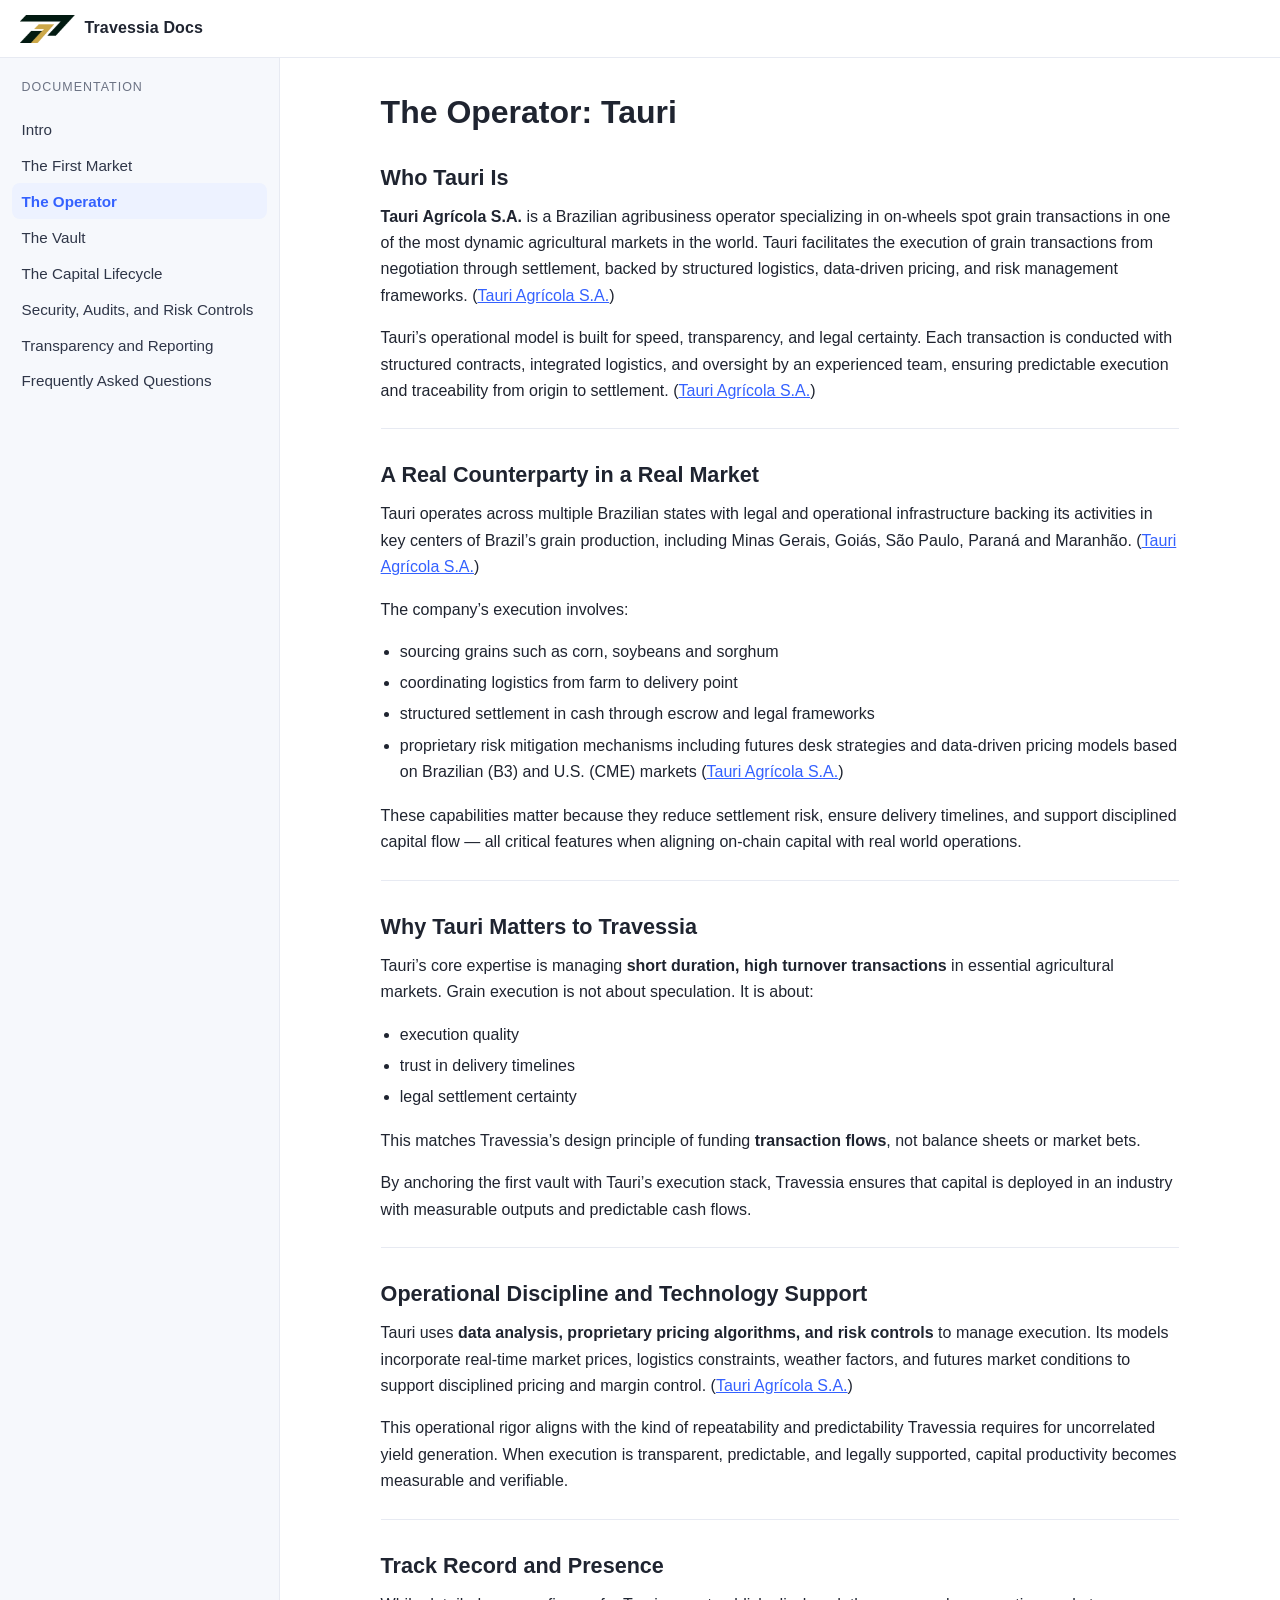
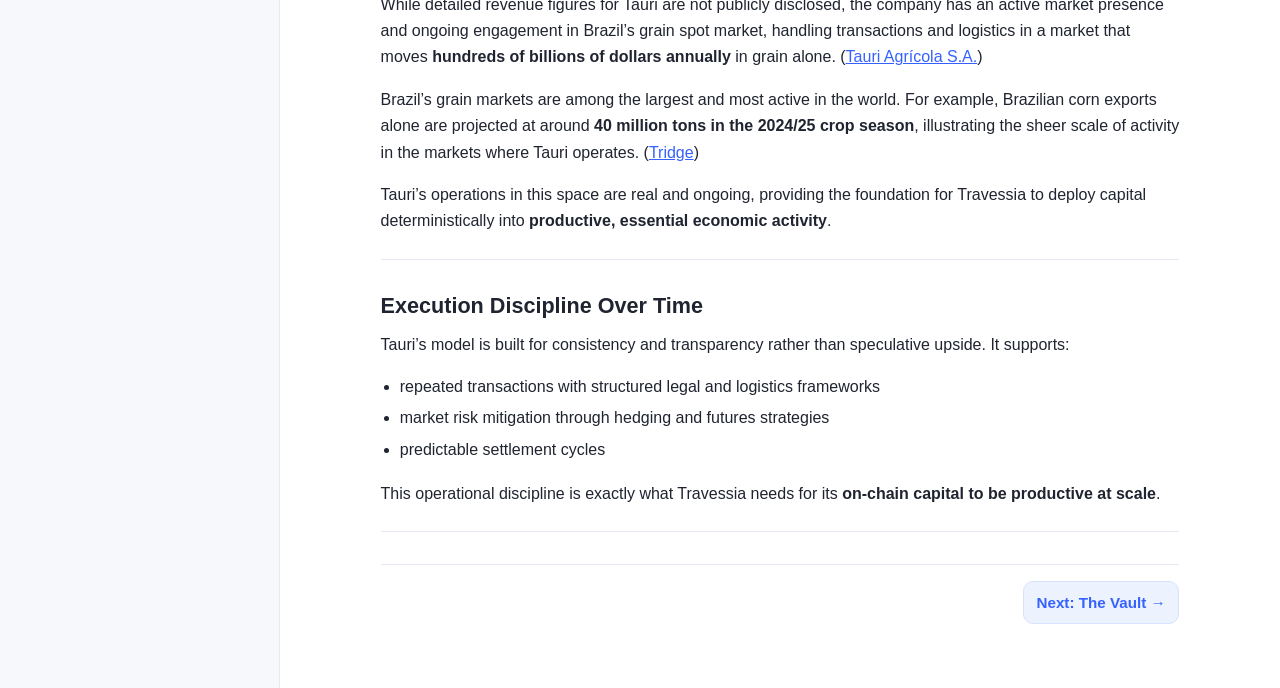
<file: pages/tauri.html>
<!doctype html>
<html lang="en">

<head>
  <meta charset="UTF-8" />
  <meta name="viewport" content="width=device-width, initial-scale=1.0" />
  <title>Tauri | Travessia Docs</title>
  <meta name="description" content="Travessia Credit documentation." />
  <link rel="stylesheet" href="../assets/css/styles.css" />
  <link rel="icon" href="../assets/icons/favicon.ico" type="image/x-icon" />
</head>

<body>
  <header class="topbar">
    <a href="../index.html" class="brand">
      <img src="../assets/images/travessia_logo_light.png" alt="Travessia logo" class="brand-logo" />
      <span>Travessia Docs</span>
    </a>
  </header>

  <div class="layout">
    <aside class="sidebar" aria-label="Docs navigation">
      <div class="sidebar-title">Documentation</div>
      <nav id="sidebar-nav">
        <ul>
          <li><a href="../index.html">Intro</a></li>
          <li><a href="brazilian-grain-industry.html">The First Market</a></li>
          <li><a href="tauri.html" class="active">The Operator</a></li>
          <li><a href="the-vault.html">The Vault</a></li>
          <li><a href="capital-lifecycle.html">The Capital Lifecycle</a></li>
          <li><a href="security-audits-risk-controls.html">Security, Audits, and Risk Controls</a></li>
          <li><a href="transparency-reporting.html">Transparency and Reporting</a></li>
          <li><a href="frequently-asked-questions.html">Frequently Asked Questions</a></li>
        </ul>
      </nav>
    </aside>

    <main class="content-wrap">
      <article id="content" class="content">
        <h1 id="the-operator-tauri"><strong>The Operator: Tauri</strong></h1>
        <h2 id="who-tauri-is"><strong>Who Tauri Is</strong></h2>
        <p><strong>Tauri Agrícola S.A.</strong> is a Brazilian agribusiness operator specializing in on-wheels spot
          grain transactions in one of the most dynamic agricultural markets in the world. Tauri facilitates the
          execution of grain transactions from negotiation through settlement, backed by structured logistics,
          data-driven pricing, and risk management frameworks. (<a href="https://tauriagricola.com.br/en/?utm_source=chatgpt.com" target="_blank" rel="noopener noreferrer">Tauri Agrícola S.A.</a>)</p>
        <p>Tauri’s operational model is built for speed, transparency, and legal certainty. Each transaction is
          conducted with structured contracts, integrated logistics, and oversight by an experienced team, ensuring
          predictable execution and traceability from origin to settlement. (<a href="https://tauriagricola.com.br/en/?utm_source=chatgpt.com" target="_blank" rel="noopener noreferrer">Tauri Agrícola S.A.</a>)</p>
        <hr />
        <h2 id="a-real-counterparty-in-a-real-market"><strong>A Real Counterparty in a Real Market</strong></h2>
        <p>Tauri operates across multiple Brazilian states with legal and operational infrastructure backing its
          activities in key centers of Brazil’s grain production, including Minas Gerais, Goiás, São Paulo, Paraná and
          Maranhão. (<a href="https://tauriagricola.com.br/en/?utm_source=chatgpt.com" target="_blank" rel="noopener noreferrer">Tauri Agrícola S.A.</a>)</p>
        <p>The company’s execution involves:</p>
        <ul>
          <li>sourcing grains such as corn, soybeans and sorghum</li>
          <li>coordinating logistics from farm to delivery point</li>
          <li>structured settlement in cash through escrow and legal frameworks</li>
          <li>proprietary risk mitigation mechanisms including futures desk strategies and data-driven pricing models
            based on Brazilian (B3) and U.S. (CME) markets (<a href="https://tauriagricola.com.br/en/?utm_source=chatgpt.com" target="_blank" rel="noopener noreferrer">Tauri Agrícola S.A.</a>)</li>
        </ul>
        <p>These capabilities matter because they reduce settlement risk, ensure delivery timelines, and support
          disciplined capital flow — all critical features when aligning on-chain capital with real world operations.
        </p>
        <hr />
        <h2 id="why-tauri-matters-to-travessia"><strong>Why Tauri Matters to Travessia</strong></h2>
        <p>Tauri’s core expertise is managing <strong>short duration, high turnover transactions</strong> in essential
          agricultural markets. Grain execution is not about speculation. It is about:</p>
        <ul>
          <li>execution quality</li>
          <li>trust in delivery timelines</li>
          <li>legal settlement certainty</li>
        </ul>
        <p>This matches Travessia’s design principle of funding <strong>transaction flows</strong>, not balance sheets
          or market bets.</p>
        <p>By anchoring the first vault with Tauri’s execution stack, Travessia ensures that capital is deployed in an
          industry with measurable outputs and predictable cash flows.</p>
        <hr />
        <h2 id="operational-discipline-and-technology-support"><strong>Operational Discipline and Technology
            Support</strong></h2>
        <p>Tauri uses <strong>data analysis, proprietary pricing algorithms, and risk controls</strong> to manage
          execution. Its models incorporate real-time market prices, logistics constraints, weather factors, and futures
          market conditions to support disciplined pricing and margin control. (<a href="https://tauriagricola.com.br/en/?utm_source=chatgpt.com" target="_blank" rel="noopener noreferrer">Tauri Agrícola S.A.</a>)</p>
        <p>This operational rigor aligns with the kind of repeatability and predictability Travessia requires for
          uncorrelated yield generation. When execution is transparent, predictable, and legally supported, capital
          productivity becomes measurable and verifiable.</p>
        <hr />
        <h2 id="track-record-and-presence"><strong>Track Record and Presence</strong></h2>
        <p>While detailed revenue figures for Tauri are not publicly disclosed, the company has an active market
          presence and ongoing engagement in Brazil’s grain spot market, handling transactions and logistics in a market
          that moves <strong>hundreds of billions of dollars annually</strong> in grain alone. (<a href="https://tauriagricola.com.br/en/?utm_source=chatgpt.com" target="_blank" rel="noopener noreferrer">Tauri Agrícola S.A.</a>)</p>
        <p>Brazil’s grain markets are among the largest and most active in the world. For example, Brazilian corn
          exports alone are projected at around <strong>40 million tons in the 2024/25 crop season</strong>,
          illustrating the sheer scale of activity in the markets where Tauri operates. (<a href="https://www.tridge.com/news/brazil-is-expected-to-export-40-million-tons-gkqnkd?utm_source=chatgpt.com" target="_blank" rel="noopener noreferrer">Tridge</a>)
        </p>
        <p>Tauri’s operations in this space are real and ongoing, providing the foundation for Travessia to deploy
          capital deterministically into <strong>productive, essential economic activity</strong>.</p>
        <hr />
        <h2 id="execution-discipline-over-time"><strong>Execution Discipline Over Time</strong></h2>
        <p>Tauri’s model is built for consistency and transparency rather than speculative upside. It supports:</p>
        <ul>
          <li>repeated transactions with structured legal and logistics frameworks</li>
          <li>market risk mitigation through hedging and futures strategies</li>
          <li>predictable settlement cycles</li>
        </ul>
        <p>This operational discipline is exactly what Travessia needs for its <strong>on-chain capital to be productive
            at scale</strong>.</p>
        <hr />
              <nav class="page-nav" aria-label="Page navigation">
          <a class="next-page-button" href="the-vault.html">Next: The Vault &rarr;</a>
        </nav>
</article>
    </main>
  </div>
</body>

</html>
</file>
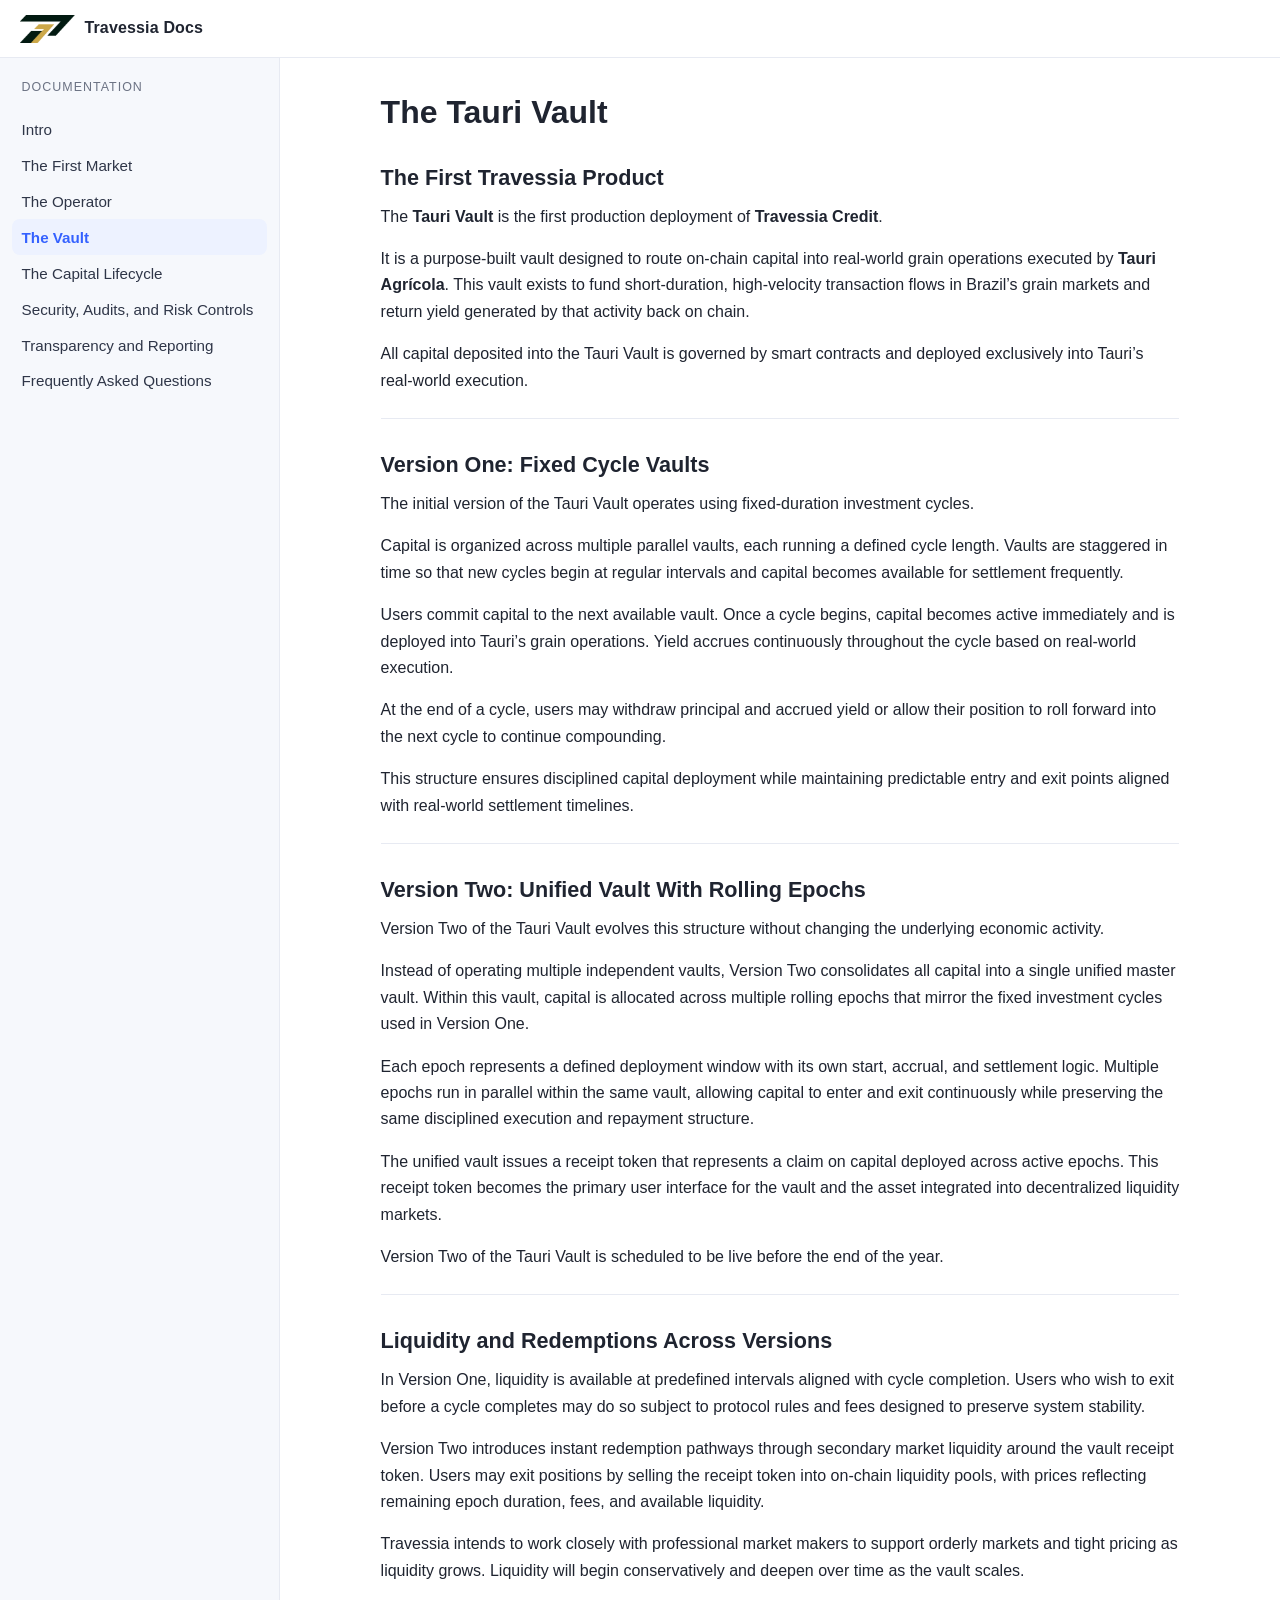
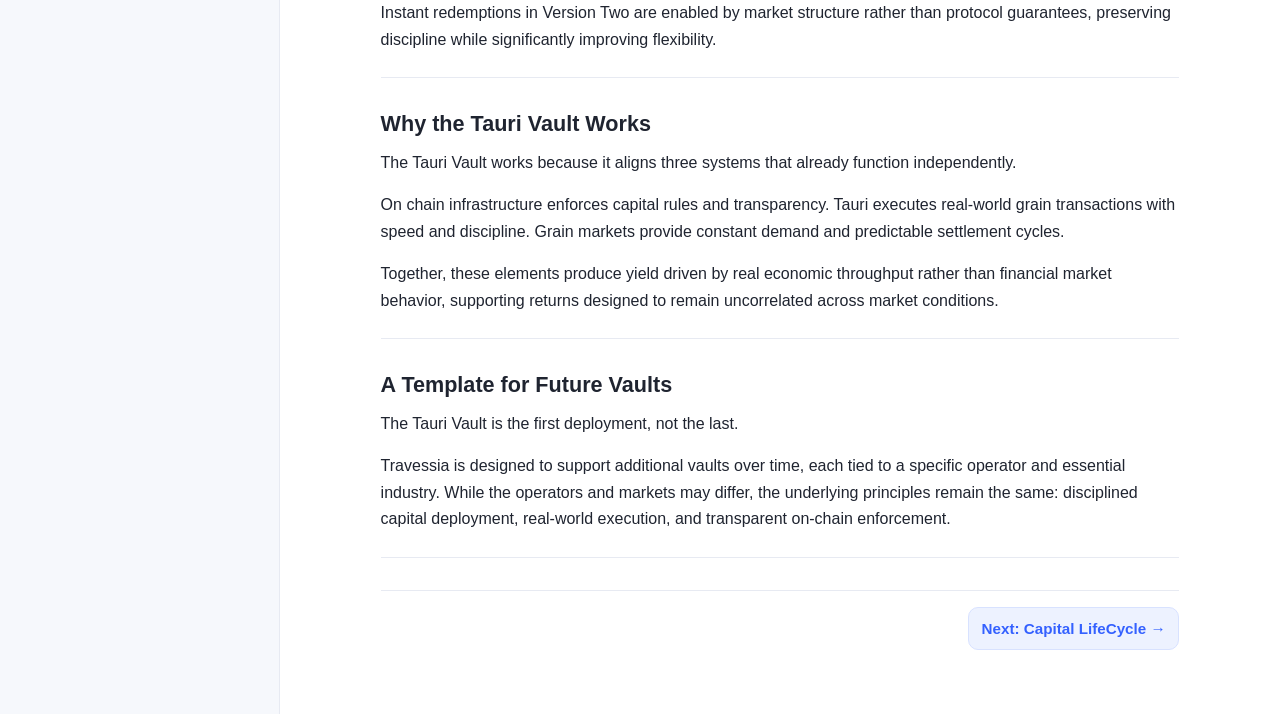
<file: pages/the-vault.html>
<!doctype html>
<html lang="en">

<head>
  <meta charset="UTF-8" />
  <meta name="viewport" content="width=device-width, initial-scale=1.0" />
  <title>The Vault | Travessia Docs</title>
  <meta name="description" content="Travessia Credit documentation." />
  <link rel="stylesheet" href="../assets/css/styles.css" />
  <link rel="icon" href="../assets/icons/favicon.ico" type="image/x-icon" />
</head>

<body>
  <header class="topbar">
    <a href="../index.html" class="brand">
      <img src="../assets/images/travessia_logo_light.png" alt="Travessia logo" class="brand-logo" />
      <span>Travessia Docs</span>
    </a>
  </header>

  <div class="layout">
    <aside class="sidebar" aria-label="Docs navigation">
      <div class="sidebar-title">Documentation</div>
      <nav id="sidebar-nav">
        <ul>
          <li><a href="../index.html">Intro</a></li>
          <li><a href="brazilian-grain-industry.html">The First Market</a></li>
          <li><a href="tauri.html">The Operator</a></li>
          <li><a href="the-vault.html" class="active">The Vault</a></li>
          <li><a href="capital-lifecycle.html">The Capital Lifecycle</a></li>
          <li><a href="security-audits-risk-controls.html">Security, Audits, and Risk Controls</a></li>
          <li><a href="transparency-reporting.html">Transparency and Reporting</a></li>
          <li><a href="frequently-asked-questions.html">Frequently Asked Questions</a></li>
        </ul>
      </nav>
    </aside>

    <main class="content-wrap">
      <article id="content" class="content">
        <h1 id="the-tauri-vault"><strong>The Tauri Vault</strong></h1>
        <h2 id="the-first-travessia-product"><strong>The First Travessia Product</strong></h2>
        <p>The <strong>Tauri Vault</strong> is the first production deployment of <strong>Travessia Credit</strong>.</p>
        <p>It is a purpose-built vault designed to route on-chain capital into real-world grain operations executed by
          <strong>Tauri Agrícola</strong>. This vault exists to fund short-duration, high-velocity transaction flows in
          Brazil’s grain markets and return yield generated by that activity back on chain.
        </p>
        <p>All capital deposited into the Tauri Vault is governed by smart contracts and deployed exclusively into
          Tauri’s real-world execution.</p>
        <hr />
        <h2 id="version-one-fixed-cycle-vaults"><strong>Version One: Fixed Cycle Vaults</strong></h2>
        <p>The initial version of the Tauri Vault operates using fixed-duration investment cycles.</p>
        <p>Capital is organized across multiple parallel vaults, each running a defined cycle length. Vaults are
          staggered in time so that new cycles begin at regular intervals and capital becomes available for settlement
          frequently.</p>
        <p>Users commit capital to the next available vault. Once a cycle begins, capital becomes active immediately and
          is deployed into Tauri’s grain operations. Yield accrues continuously throughout the cycle based on real-world
          execution.</p>
        <p>At the end of a cycle, users may withdraw principal and accrued yield or allow their position to roll forward
          into the next cycle to continue compounding.</p>
        <p>This structure ensures disciplined capital deployment while maintaining predictable entry and exit points
          aligned with real-world settlement timelines.</p>
        <hr />
        <h2 id="version-two-unified-vault-with-rolling-epochs"><strong>Version Two: Unified Vault With Rolling
            Epochs</strong></h2>
        <p>Version Two of the Tauri Vault evolves this structure without changing the underlying economic activity.</p>
        <p>Instead of operating multiple independent vaults, Version Two consolidates all capital into a single unified
          master vault. Within this vault, capital is allocated across multiple rolling epochs that mirror the fixed
          investment cycles used in Version One.</p>
        <p>Each epoch represents a defined deployment window with its own start, accrual, and settlement logic. Multiple
          epochs run in parallel within the same vault, allowing capital to enter and exit continuously while preserving
          the same disciplined execution and repayment structure.</p>
        <p>The unified vault issues a receipt token that represents a claim on capital deployed across active epochs.
          This receipt token becomes the primary user interface for the vault and the asset integrated into
          decentralized liquidity markets.</p>
        <p>Version Two of the Tauri Vault is scheduled to be live before the end of the year.</p>
        <hr />
        <h2 id="liquidity-and-redemptions-across-versions"><strong>Liquidity and Redemptions Across Versions</strong>
        </h2>
        <p>In Version One, liquidity is available at predefined intervals aligned with cycle completion. Users who wish
          to exit before a cycle completes may do so subject to protocol rules and fees designed to preserve system
          stability.</p>
        <p>Version Two introduces instant redemption pathways through secondary market liquidity around the vault
          receipt token. Users may exit positions by selling the receipt token into on-chain liquidity pools, with
          prices reflecting remaining epoch duration, fees, and available liquidity.</p>
        <p>Travessia intends to work closely with professional market makers to support orderly markets and tight
          pricing as liquidity grows. Liquidity will begin conservatively and deepen over time as the vault scales.</p>
        <p>Instant redemptions in Version Two are enabled by market structure rather than protocol guarantees,
          preserving discipline while significantly improving flexibility.</p>
        <hr />
        <h2 id="why-the-tauri-vault-works"><strong>Why the Tauri Vault Works</strong></h2>
        <p>The Tauri Vault works because it aligns three systems that already function independently.</p>
        <p>On chain infrastructure enforces capital rules and transparency. Tauri executes real-world grain transactions
          with speed and discipline. Grain markets provide constant demand and predictable settlement cycles.</p>
        <p>Together, these elements produce yield driven by real economic throughput rather than financial market
          behavior, supporting returns designed to remain uncorrelated across market conditions.</p>
        <hr />
        <h2 id="a-template-for-future-vaults"><strong>A Template for Future Vaults</strong></h2>
        <p>The Tauri Vault is the first deployment, not the last.</p>
        <p>Travessia is designed to support additional vaults over time, each tied to a specific operator and essential
          industry. While the operators and markets may differ, the underlying principles remain the same: disciplined
          capital deployment, real-world execution, and transparent on-chain enforcement.</p>
        <hr />
              <nav class="page-nav" aria-label="Page navigation">
          <a class="next-page-button" href="capital-lifecycle.html">Next: Capital LifeCycle &rarr;</a>
        </nav>
</article>
    </main>
  </div>
</body>

</html>
</file>
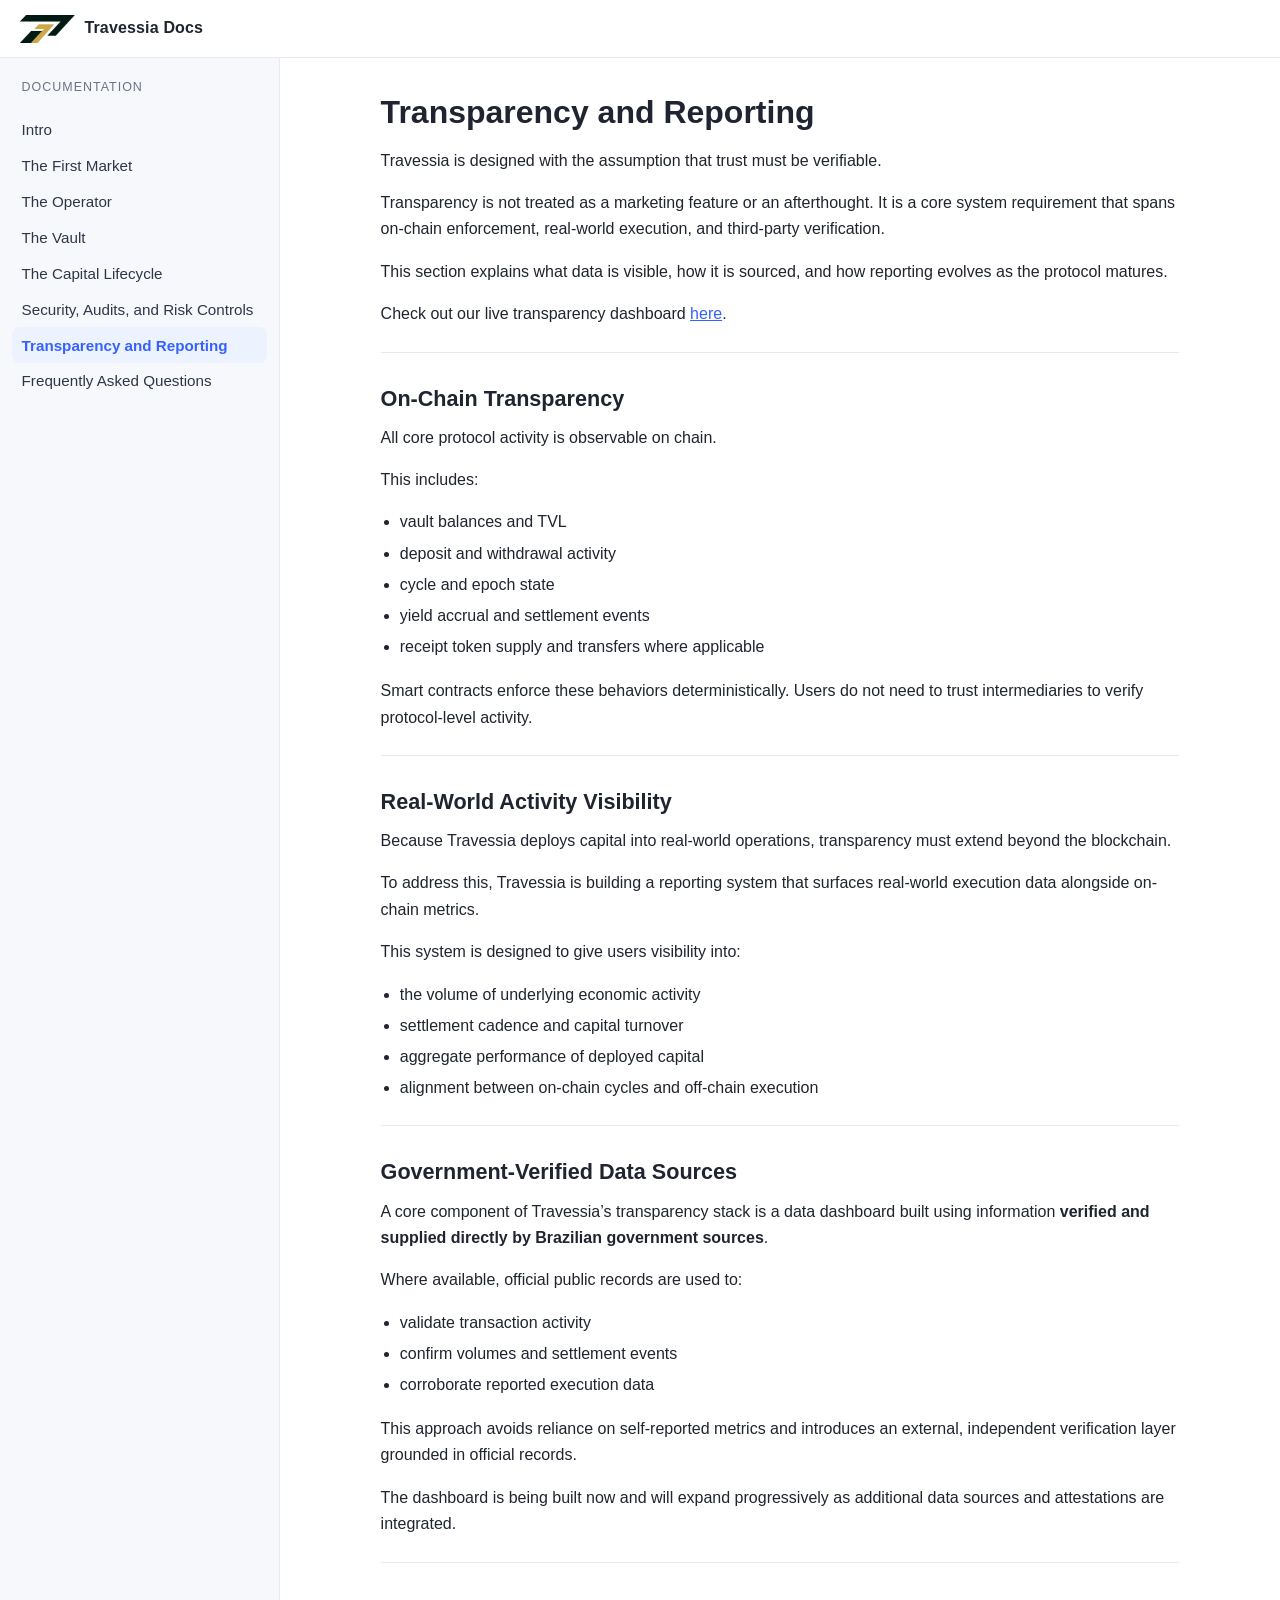
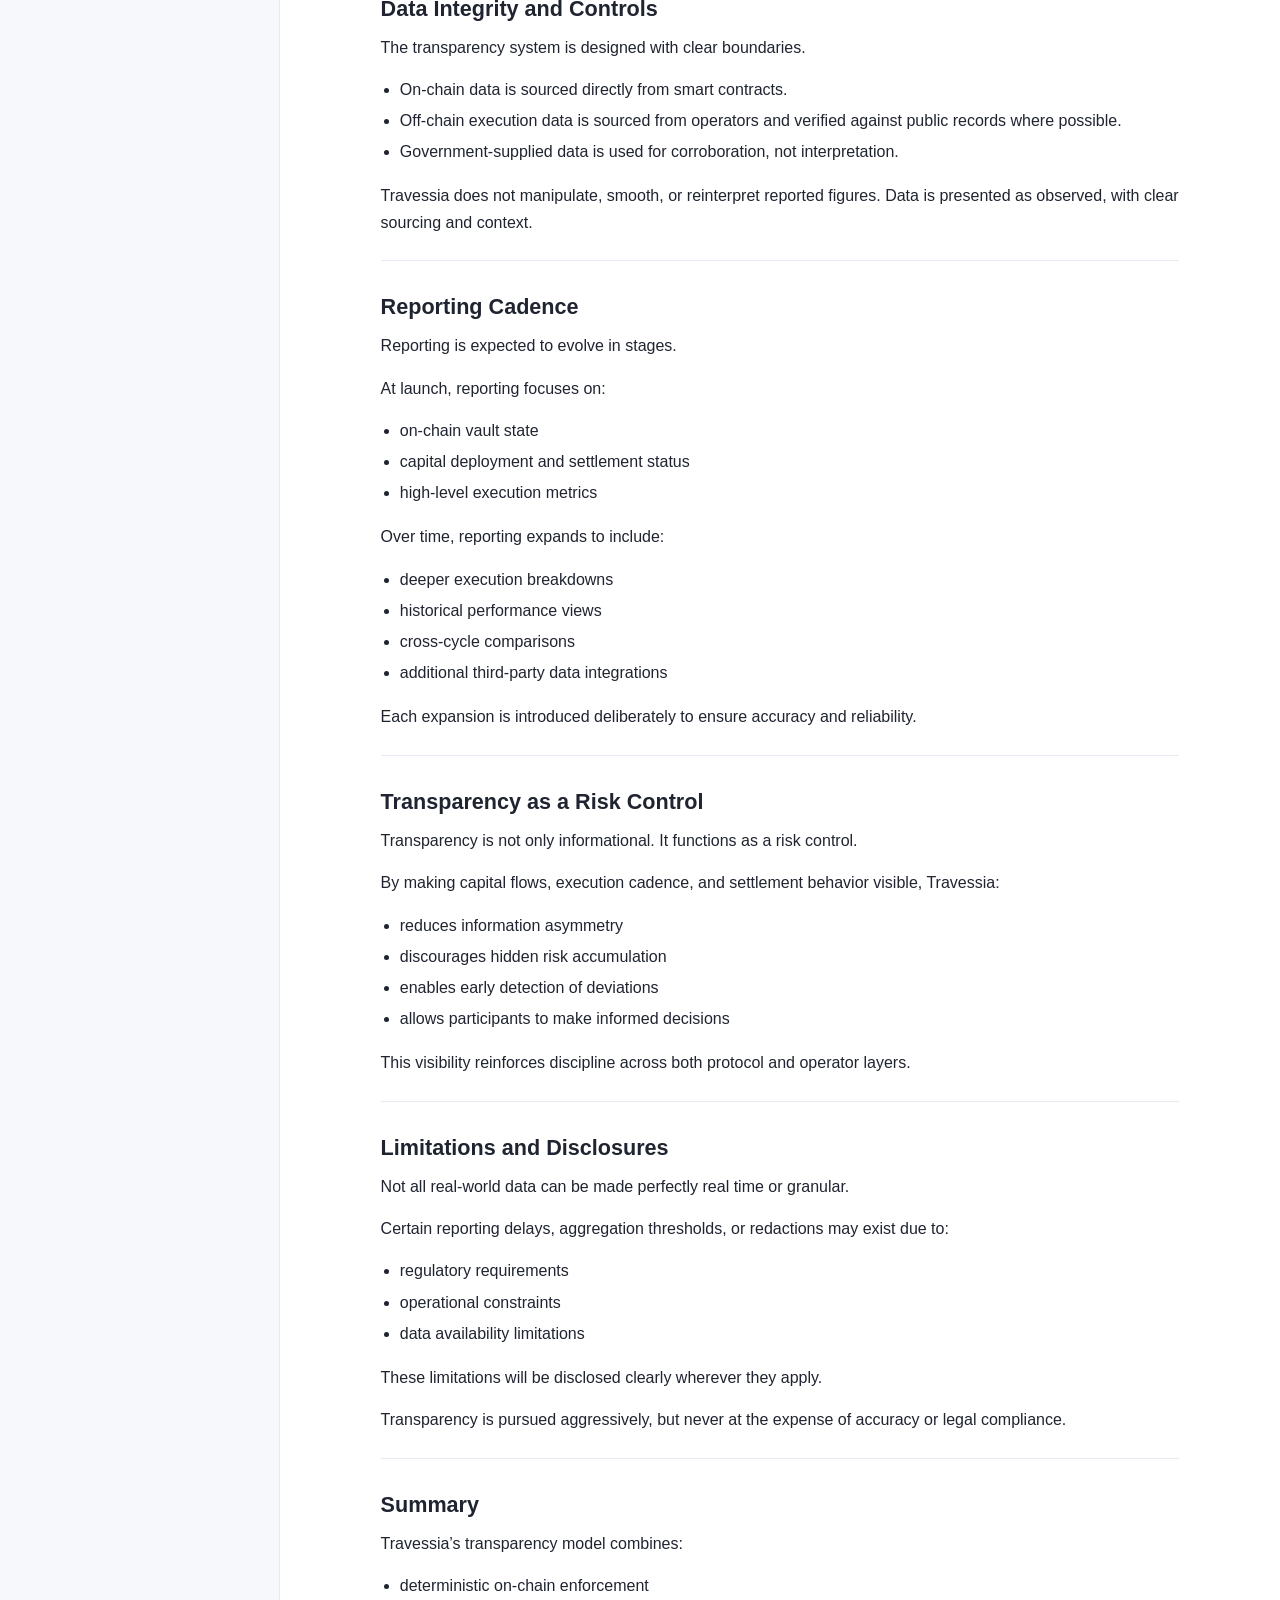
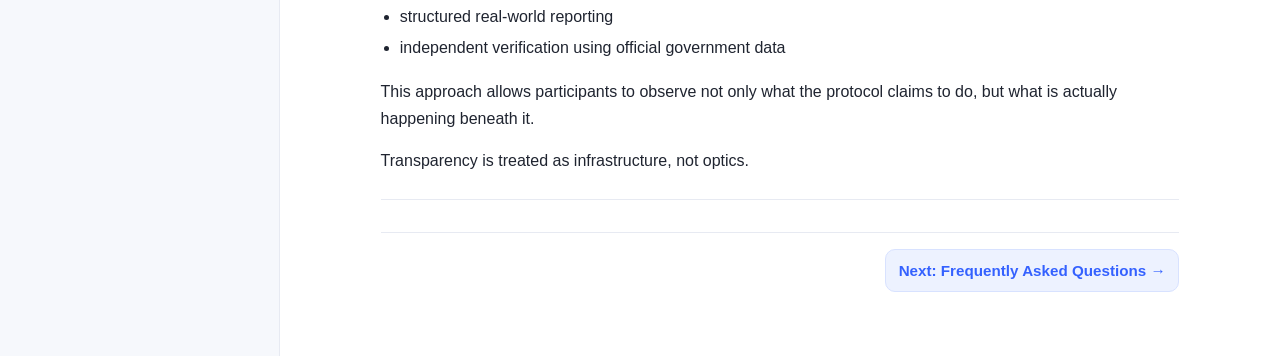
<file: pages/transparency-reporting.html>
<!doctype html>
<html lang="en">

<head>
  <meta charset="UTF-8" />
  <meta name="viewport" content="width=device-width, initial-scale=1.0" />
  <title>Transparency and Reporting | Travessia Docs</title>
  <meta name="description" content="Travessia Credit documentation." />
  <link rel="stylesheet" href="../assets/css/styles.css" />
  <link rel="icon" href="../assets/icons/favicon.ico" type="image/x-icon" />
</head>

<body>
  <header class="topbar">
    <a href="../index.html" class="brand">
      <img src="../assets/images/travessia_logo_light.png" alt="Travessia logo" class="brand-logo" />
      <span>Travessia Docs</span>
    </a>
  </header>

  <div class="layout">
    <aside class="sidebar" aria-label="Docs navigation">
      <div class="sidebar-title">Documentation</div>
      <nav id="sidebar-nav">
        <ul>
          <li><a href="../index.html">Intro</a></li>
          <li><a href="brazilian-grain-industry.html">The First Market</a></li>
          <li><a href="tauri.html">The Operator</a></li>
          <li><a href="the-vault.html">The Vault</a></li>
          <li><a href="capital-lifecycle.html">The Capital Lifecycle</a></li>
          <li><a href="security-audits-risk-controls.html">Security, Audits, and Risk Controls</a></li>
          <li><a href="transparency-reporting.html" class="active">Transparency and Reporting</a></li>
          <li><a href="frequently-asked-questions.html">Frequently Asked Questions</a></li>
        </ul>
      </nav>
    </aside>

    <main class="content-wrap">
      <article id="content" class="content">
        <h1 id="transparency-and-reporting"><strong>Transparency and Reporting</strong></h1>
        <p>Travessia is designed with the assumption that trust must be verifiable.</p>
        <p>Transparency is not treated as a marketing feature or an afterthought. It is a core system requirement that
          spans on-chain enforcement, real-world execution, and third-party verification.</p>
        <p>This section explains what data is visible, how it is sourced, and how reporting evolves as the protocol
          matures.</p>
        <p>Check out our live transparency dashboard <a href="https://travessia.accountable.capital/" target="_blank" rel="noopener noreferrer">here</a>.</p>
        <hr />
        <h2 id="on-chain-transparency"><strong>On-Chain Transparency</strong></h2>
        <p>All core protocol activity is observable on chain.</p>
        <p>This includes:</p>
        <ul>
          <li>vault balances and TVL</li>
          <li>deposit and withdrawal activity</li>
          <li>cycle and epoch state</li>
          <li>yield accrual and settlement events</li>
          <li>receipt token supply and transfers where applicable</li>
        </ul>
        <p>Smart contracts enforce these behaviors deterministically. Users do not need to trust intermediaries to
          verify protocol-level activity.</p>
        <hr />
        <h2 id="real-world-activity-visibility"><strong>Real-World Activity Visibility</strong></h2>
        <p>Because Travessia deploys capital into real-world operations, transparency must extend beyond the blockchain.
        </p>
        <p>To address this, Travessia is building a reporting system that surfaces real-world execution data alongside
          on-chain metrics.</p>
        <p>This system is designed to give users visibility into:</p>
        <ul>
          <li>the volume of underlying economic activity</li>
          <li>settlement cadence and capital turnover</li>
          <li>aggregate performance of deployed capital</li>
          <li>alignment between on-chain cycles and off-chain execution</li>
        </ul>
        <hr />
        <h2 id="government-verified-data-sources"><strong>Government-Verified Data Sources</strong></h2>
        <p>A core component of Travessia’s transparency stack is a data dashboard built using information
          <strong>verified and supplied directly by Brazilian government sources</strong>.
        </p>
        <p>Where available, official public records are used to:</p>
        <ul>
          <li>validate transaction activity</li>
          <li>confirm volumes and settlement events</li>
          <li>corroborate reported execution data</li>
        </ul>
        <p>This approach avoids reliance on self-reported metrics and introduces an external, independent verification
          layer grounded in official records.</p>
        <p>The dashboard is being built now and will expand progressively as additional data sources and attestations
          are integrated.</p>
        <hr />
        <h2 id="data-integrity-and-controls"><strong>Data Integrity and Controls</strong></h2>
        <p>The transparency system is designed with clear boundaries.</p>
        <ul>
          <li>On-chain data is sourced directly from smart contracts.</li>
          <li>Off-chain execution data is sourced from operators and verified against public records where possible.
          </li>
          <li>Government-supplied data is used for corroboration, not interpretation.</li>
        </ul>
        <p>Travessia does not manipulate, smooth, or reinterpret reported figures. Data is presented as observed, with
          clear sourcing and context.</p>
        <hr />
        <h2 id="reporting-cadence"><strong>Reporting Cadence</strong></h2>
        <p>Reporting is expected to evolve in stages.</p>
        <p>At launch, reporting focuses on:</p>
        <ul>
          <li>on-chain vault state</li>
          <li>capital deployment and settlement status</li>
          <li>high-level execution metrics</li>
        </ul>
        <p>Over time, reporting expands to include:</p>
        <ul>
          <li>deeper execution breakdowns</li>
          <li>historical performance views</li>
          <li>cross-cycle comparisons</li>
          <li>additional third-party data integrations</li>
        </ul>
        <p>Each expansion is introduced deliberately to ensure accuracy and reliability.</p>
        <hr />
        <h2 id="transparency-as-a-risk-control"><strong>Transparency as a Risk Control</strong></h2>
        <p>Transparency is not only informational. It functions as a risk control.</p>
        <p>By making capital flows, execution cadence, and settlement behavior visible, Travessia:</p>
        <ul>
          <li>reduces information asymmetry</li>
          <li>discourages hidden risk accumulation</li>
          <li>enables early detection of deviations</li>
          <li>allows participants to make informed decisions</li>
        </ul>
        <p>This visibility reinforces discipline across both protocol and operator layers.</p>
        <hr />
        <h2 id="limitations-and-disclosures"><strong>Limitations and Disclosures</strong></h2>
        <p>Not all real-world data can be made perfectly real time or granular.</p>
        <p>Certain reporting delays, aggregation thresholds, or redactions may exist due to:</p>
        <ul>
          <li>regulatory requirements</li>
          <li>operational constraints</li>
          <li>data availability limitations</li>
        </ul>
        <p>These limitations will be disclosed clearly wherever they apply.</p>
        <p>Transparency is pursued aggressively, but never at the expense of accuracy or legal compliance.</p>
        <hr />
        <h2 id="summary"><strong>Summary</strong></h2>
        <p>Travessia’s transparency model combines:</p>
        <ul>
          <li>deterministic on-chain enforcement</li>
          <li>structured real-world reporting</li>
          <li>independent verification using official government data</li>
        </ul>
        <p>This approach allows participants to observe not only what the protocol claims to do, but what is actually
          happening beneath it.</p>
        <p>Transparency is treated as infrastructure, not optics.</p>
        <hr />
              <nav class="page-nav" aria-label="Page navigation">
          <a class="next-page-button" href="frequently-asked-questions.html">Next: Frequently Asked Questions &rarr;</a>
        </nav>
</article>
    </main>
  </div>
</body>

</html>
</file>
<file: assets/css/styles.css>
:root {
  --bg: #ffffff;
  --bg-soft: #f6f8fc;
  --line: #e7eaf2;
  --text: #1f2430;
  --muted: #6c7384;
  --brand: #3461ff;
  --brand-soft: #edf2ff;
}

*,
*::before,
*::after {
  box-sizing: border-box;
}

html,
body {
  margin: 0;
  padding: 0;
  color: var(--text);
  background: var(--bg);
  font-family: ui-sans-serif, -apple-system, BlinkMacSystemFont, "Segoe UI", sans-serif;
  line-height: 1.65;
}

.topbar {
  height: 58px;
  display: flex;
  align-items: center;
  justify-content: flex-start;
  border-bottom: 1px solid var(--line);
  padding: 0 1rem 0 1.25rem;
  position: sticky;
  top: 0;
  z-index: 10;
  background: #fff;
}

.brand {
  display: inline-flex;
  align-items: center;
  gap: 0.6rem;
  font-weight: 700;
  text-decoration: none;
  color: var(--text);
  letter-spacing: 0.01em;
}

.brand-logo {
  height: 28px;
  width: auto;
  display: block;
}

.layout {
  display: grid;
  grid-template-columns: 280px minmax(0, 1fr);
  min-height: calc(100vh - 58px);
}

.sidebar {
  border-right: 1px solid var(--line);
  background: var(--bg-soft);
  padding: 1rem 0.75rem;
  overflow: auto;
}

.sidebar-title {
  font-size: 0.78rem;
  text-transform: uppercase;
  letter-spacing: 0.08em;
  color: var(--muted);
  margin: 0.2rem 0.6rem 0.85rem;
}

#sidebar-nav ul {
  margin: 0;
  padding: 0;
  list-style: none;
}

#sidebar-nav li {
  margin: 0;
}

#sidebar-nav a {
  display: block;
  text-decoration: none;
  color: #2f3648;
  padding: 0.34rem 0.6rem;
  border-radius: 8px;
  font-size: 0.95rem;
}

#sidebar-nav a.nav-h2 {
  padding-left: 1.2rem;
  font-size: 0.9rem;
  color: #4f5668;
}

#sidebar-nav a.nav-h1 {
  font-size: 0.95rem;
}

#sidebar-nav a:hover {
  background: #eef2fb;
}

#sidebar-nav a.active {
  color: var(--brand);
  background: var(--brand-soft);
  font-weight: 600;
}

.sidebar-subtitle {
  margin-top: 1.1rem;
}

.content-wrap {
  overflow: auto;
}

.content {
  max-width: 850px;
  margin: 0 auto;
  padding: 2.2rem 1.6rem 4rem;
}

.loading {
  color: var(--muted);
}

.content h1 {
  font-size: 2rem;
  margin: 0 0 1rem;
  line-height: 1.2;
}

.content h2 {
  font-size: 1.35rem;
  margin: 2rem 0 0.75rem;
  line-height: 1.3;
}

.content h3 {
  font-size: 1.1rem;
  margin: 1.6rem 0 0.65rem;
}

.content p {
  margin: 0.45rem 0 1rem;
}

.content hr {
  border: none;
  border-top: 1px solid var(--line);
  margin: 1.5rem 0;
}

.content ul {
  margin: 0.35rem 0 1.1rem;
  padding-left: 1.2rem;
}

.content li {
  margin-bottom: 0.3rem;
}

.content a {
  color: var(--brand);
}

.faq-item {
  border: 1px solid var(--line);
  border-radius: 10px;
  background: #fbfcff;
  margin: 0 0 0.7rem;
}

.faq-item summary {
  cursor: pointer;
  padding: 0.65rem 0.8rem;
  font-weight: 600;
  list-style: none;
}

.faq-item summary::-webkit-details-marker {
  display: none;
}

.faq-item summary::before {
  content: "+";
  color: var(--brand);
  margin-right: 0.45rem;
}

.faq-item[open] summary::before {
  content: "-";
}

.faq-item p {
  margin: 0;
  padding: 0 0.8rem 0.75rem 2rem;
}

.audit-cards {
  margin: 0.6rem 0 1.2rem;
  padding: 0;
  display: grid;
  gap: 0.8rem;
}

.audit-card {
  border: 1px solid #d2d9e8;
  border-radius: 12px;
  background: #fbfcff;
  box-shadow: 0 1px 2px rgba(31, 36, 48, 0.06);
  padding: 0.95rem 1rem;
}

.audit-card-title {
  margin: 0;
  font-size: 1rem;
  line-height: 1.3;
}

.audit-card-subtitle {
  margin: 0.35rem 0 0.9rem;
  color: var(--muted);
}

.audit-card-button {
  display: inline-block;
  text-decoration: none;
  font-weight: 600;
  font-size: 0.92rem;
  color: var(--brand);
  background: var(--brand-soft);
  border: 1px solid #d8e2ff;
  border-radius: 10px;
  padding: 0.45rem 0.75rem;
}

.audit-card-button:hover {
  background: #e3ebff;
}

.page-nav {
  margin-top: 2rem;
  padding-top: 1rem;
  border-top: 1px solid var(--line);
  display: flex;
  justify-content: flex-end;
}

.next-page-button {
  display: inline-block;
  text-decoration: none;
  font-weight: 600;
  font-size: 0.95rem;
  color: var(--brand);
  background: var(--brand-soft);
  border: 1px solid #d8e2ff;
  border-radius: 10px;
  padding: 0.5rem 0.8rem;
}

.next-page-button:hover {
  background: #e3ebff;
}

@media (max-width: 980px) {
  .layout {
    grid-template-columns: 1fr;
  }

  .sidebar {
    border-right: 0;
    border-bottom: 1px solid var(--line);
    max-height: 40vh;
  }
}
</file>
